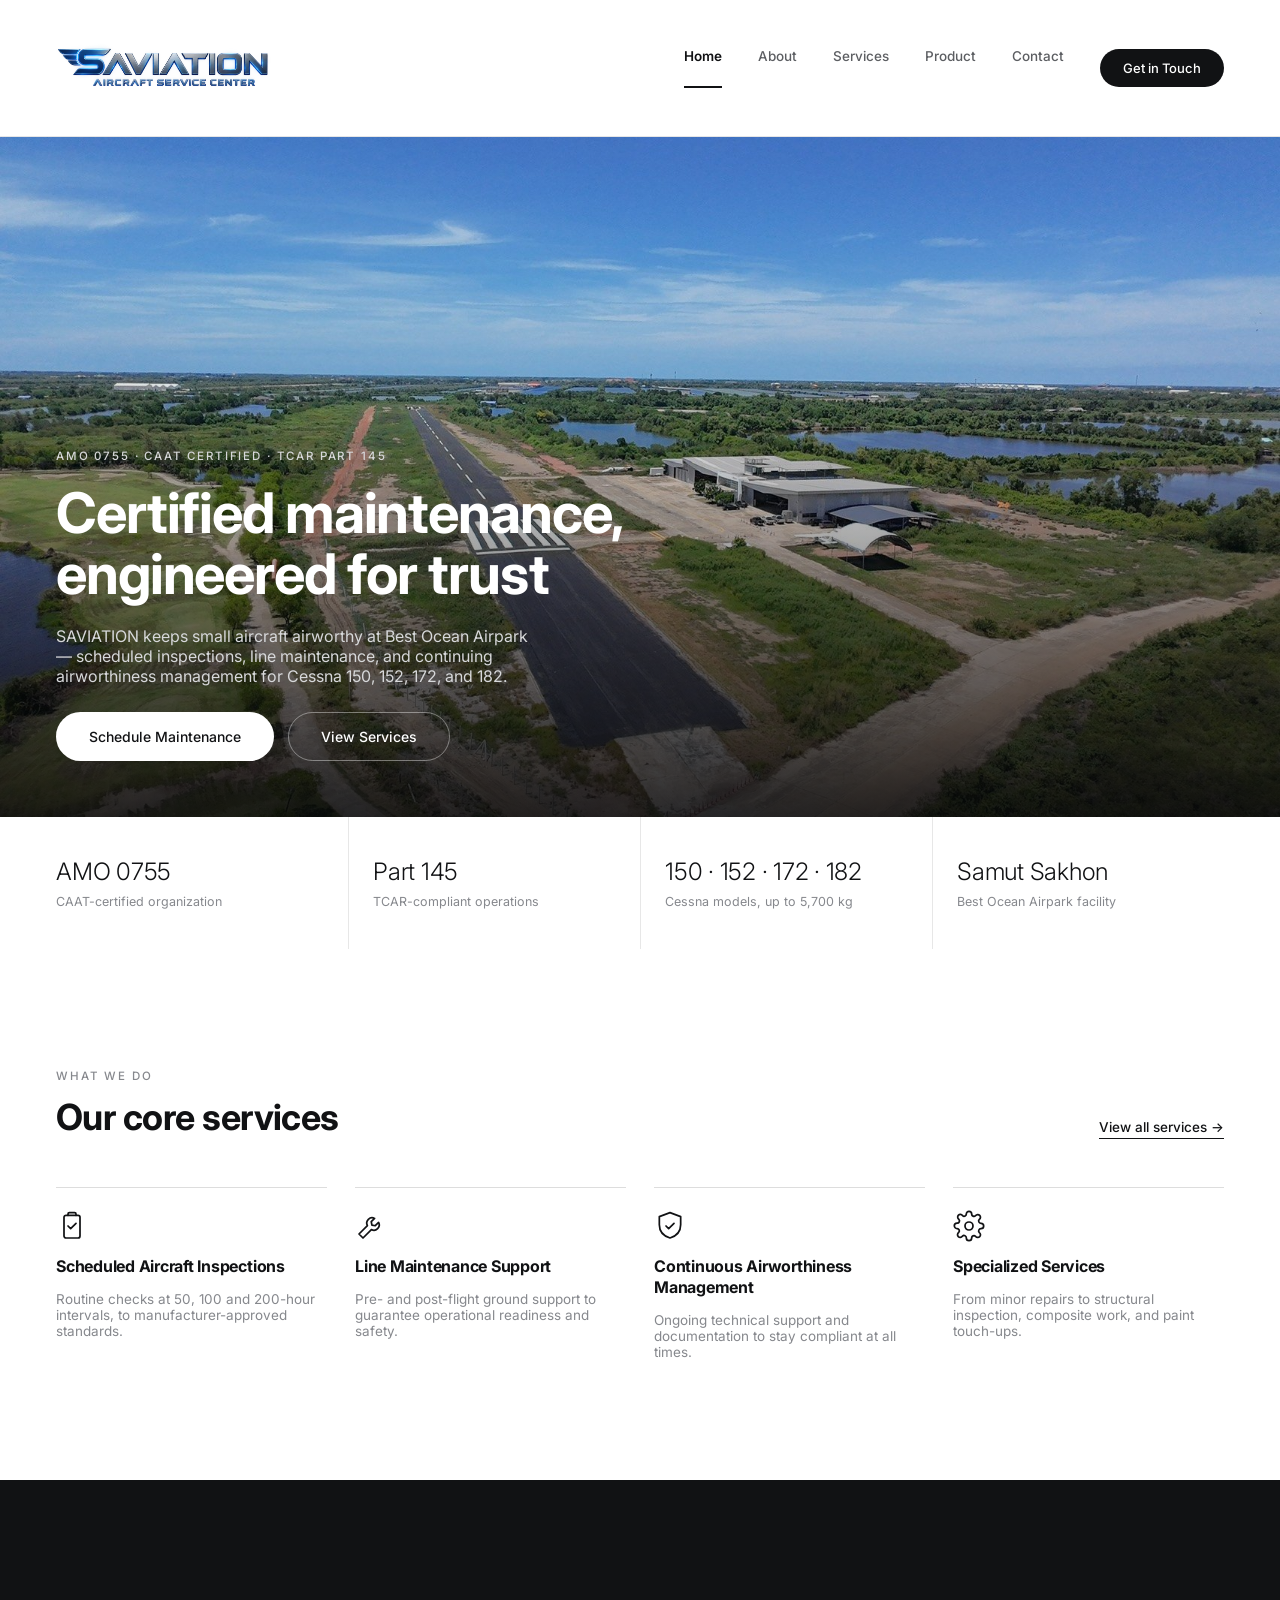
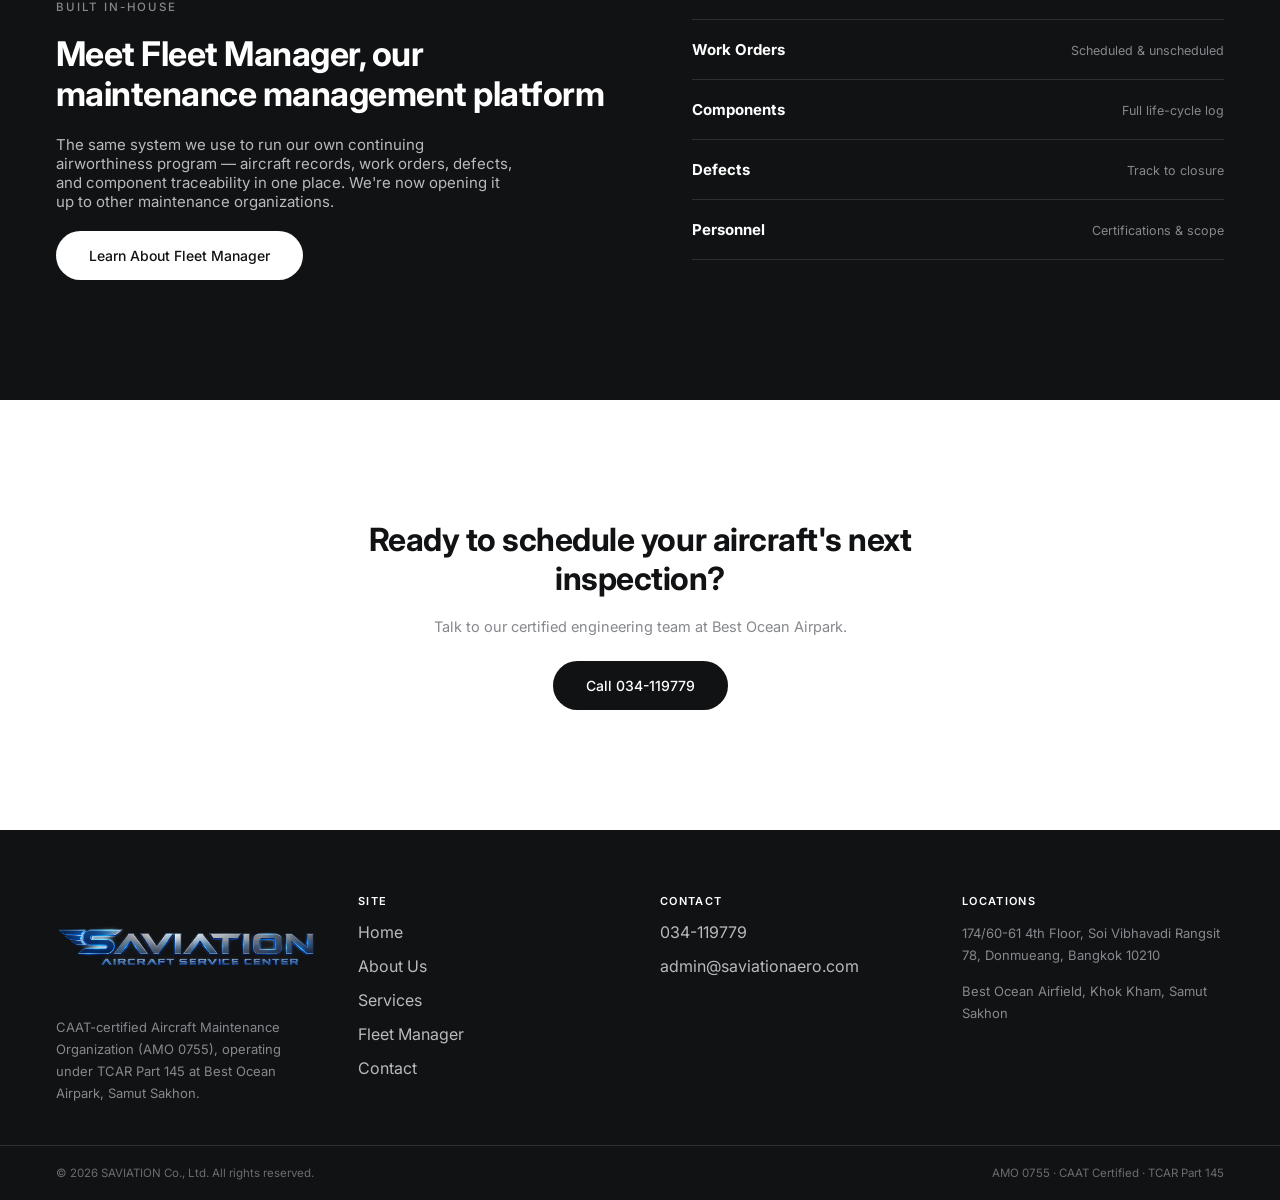
<file: index.html>
<!doctype html>
<html lang="en">
<head>
<meta charset="utf-8">
<meta name="viewport" content="width=device-width, initial-scale=1">
<title>Saviation Co., Ltd. — Aircraft Maintenance Organization</title>
<meta name="description" content="SAVIATION Co., Ltd. is a CAAT-certified Aircraft Maintenance Organization (AMO 0755) operating under TCAR Part 145 at Best Ocean Airpark, Samut Sakhon.">
<link rel="preconnect" href="https://fonts.googleapis.com">
<link rel="preconnect" href="https://fonts.gstatic.com" crossorigin>
<link href="https://fonts.googleapis.com/css2?family=Inter:wght@300;400;500;600;700;800&display=swap" rel="stylesheet">
<link rel="stylesheet" href="assets/css/style.css">
</head>
<body>

<header class="site-header">
  <div class="bar">
    <a href="index.html" class="brand">
      <img src="assets/img/logo.png" alt="Saviation Co., Ltd." class="brand-logo">
    </a>
    <button class="nav-toggle" aria-label="Toggle menu" aria-expanded="false"><span></span></button>
    <nav class="main-nav">
      <a href="index.html" class="nav-link active">Home</a>
      <a href="about.html" class="nav-link">About</a>
      <a href="services.html" class="nav-link">Services</a>
      <a href="product.html" class="nav-link">Product</a>
      <a href="contact.html" class="nav-link">Contact</a>
      <a href="contact.html" class="btn btn-dark">Get in Touch</a>
    </nav>
  </div>
</header>

<main>

  <!-- HERO -->
  <section class="hero-photo">
    <img src="assets/img/hero-ramp.jpg" alt="Aerial view of the Saviation hangar and runway at Best Ocean Airpark" width="1704" height="962">
    <div class="scrim"></div>
    <div class="hero-content">
      <div class="eyebrow">AMO 0755 &middot; CAAT Certified &middot; TCAR Part 145</div>
      <h1 class="h1">Certified maintenance,<br>engineered for trust</h1>
      <p>SAVIATION keeps small aircraft airworthy at Best Ocean Airpark &mdash; scheduled inspections, line maintenance, and continuing airworthiness management for Cessna 150, 152, 172, and 182.</p>
      <div class="hero-actions">
        <a href="contact.html" class="btn btn-light">Schedule Maintenance</a>
        <a href="services.html" class="btn btn-outline-light">View Services</a>
      </div>
    </div>
  </section>

  <!-- TRUST STRIP -->
  <section class="trust-strip">
    <div class="trust-item">
      <span class="trust-stat">AMO 0755</span>
      <span class="trust-label">CAAT-certified organization</span>
    </div>
    <div class="trust-item">
      <span class="trust-stat">Part 145</span>
      <span class="trust-label">TCAR-compliant operations</span>
    </div>
    <div class="trust-item">
      <span class="trust-stat">150 &middot; 152 &middot; 172 &middot; 182</span>
      <span class="trust-label">Cessna models, up to 5,700 kg</span>
    </div>
    <div class="trust-item">
      <span class="trust-stat">Samut Sakhon</span>
      <span class="trust-label">Best Ocean Airpark facility</span>
    </div>
  </section>

  <!-- SERVICES OVERVIEW -->
  <section class="section wrap">
    <div class="section-head">
      <div>
        <div class="eyebrow" style="margin-bottom:12px;">What We Do</div>
        <h2>Our core services</h2>
      </div>
      <a href="services.html" class="section-link">View all services &rarr;</a>
    </div>

    <div class="services-grid">
      <div class="service-card">
        <svg class="icon" width="24" height="24" viewBox="0 0 24 24" fill="none" stroke="currentColor" stroke-width="1.3" stroke-linecap="round" stroke-linejoin="round"><rect x="6" y="4" width="12" height="17" rx="1.5"/><path d="M9 4V3a1 1 0 0 1 1-1h4a1 1 0 0 1 1 1v1"/><path d="M9 12l2 2 4-4"/></svg>
        <h3>Scheduled Aircraft Inspections</h3>
        <p>Routine checks at 50, 100 and 200-hour intervals, to manufacturer-approved standards.</p>
      </div>
      <div class="service-card">
        <svg class="icon" width="24" height="24" viewBox="0 0 24 24" fill="none" stroke="currentColor" stroke-width="1.3" stroke-linecap="round" stroke-linejoin="round"><path d="M14.7 6.3a4 4 0 0 0-5.4 5.4L3 18l3 3 6.3-6.3a4 4 0 0 0 5.4-5.4l-2.5 2.5-2.5-.5-.5-2.5z"/></svg>
        <h3>Line Maintenance Support</h3>
        <p>Pre- and post-flight ground support to guarantee operational readiness and safety.</p>
      </div>
      <div class="service-card">
        <svg class="icon" width="24" height="24" viewBox="0 0 24 24" fill="none" stroke="currentColor" stroke-width="1.3" stroke-linecap="round" stroke-linejoin="round"><path d="M12 2l8 3v6c0 5-3.4 8.5-8 10-4.6-1.5-8-5-8-10V5z"/><path d="M9 12l2 2 4-4"/></svg>
        <h3>Continuous Airworthiness Management</h3>
        <p>Ongoing technical support and documentation to stay compliant at all times.</p>
      </div>
      <div class="service-card">
        <svg class="icon" width="24" height="24" viewBox="0 0 24 24" fill="none" stroke="currentColor" stroke-width="1.3" stroke-linecap="round" stroke-linejoin="round"><circle cx="12" cy="12" r="3"/><path d="M19.4 15a1.7 1.7 0 0 0 .3 1.9l.1.1a2 2 0 1 1-2.8 2.8l-.1-.1a1.7 1.7 0 0 0-1.9-.3 1.7 1.7 0 0 0-1 1.5V21a2 2 0 1 1-4 0v-.1a1.7 1.7 0 0 0-1-1.6 1.7 1.7 0 0 0-1.9.3l-.1.1a2 2 0 1 1-2.8-2.8l.1-.1a1.7 1.7 0 0 0 .3-1.9 1.7 1.7 0 0 0-1.5-1H3a2 2 0 1 1 0-4h.1a1.7 1.7 0 0 0 1.6-1 1.7 1.7 0 0 0-.3-1.9l-.1-.1a2 2 0 1 1 2.8-2.8l.1.1a1.7 1.7 0 0 0 1.9.3H9a1.7 1.7 0 0 0 1-1.5V3a2 2 0 1 1 4 0v.1a1.7 1.7 0 0 0 1 1.5 1.7 1.7 0 0 0 1.9-.3l.1-.1a2 2 0 1 1 2.8 2.8l-.1.1a1.7 1.7 0 0 0-.3 1.9V9a1.7 1.7 0 0 0 1.5 1H21a2 2 0 1 1 0 4h-.1a1.7 1.7 0 0 0-1.5 1z"/></svg>
        <h3>Specialized Services</h3>
        <p>From minor repairs to structural inspection, composite work, and paint touch-ups.</p>
      </div>
    </div>
  </section>

  <!-- PRODUCT TEASER -->
  <section class="product-teaser">
    <div class="inner">
      <div class="copy">
        <div class="eyebrow">Built In-House</div>
        <h2>Meet Fleet Manager, our maintenance management platform</h2>
        <p>The same system we use to run our own continuing airworthiness program &mdash; aircraft records, work orders, defects, and component traceability in one place. We're now opening it up to other maintenance organizations.</p>
        <div><a href="product.html" class="btn btn-light">Learn About Fleet Manager</a></div>
      </div>
      <div class="product-tiles">
        <div class="product-tile"><span>Work Orders</span><span>Scheduled &amp; unscheduled</span></div>
        <div class="product-tile"><span>Components</span><span>Full life-cycle log</span></div>
        <div class="product-tile"><span>Defects</span><span>Track to closure</span></div>
        <div class="product-tile"><span>Personnel</span><span>Certifications &amp; scope</span></div>
        <div style="border-top:1px solid var(--line-dark);"></div>
      </div>
    </div>
  </section>

  <!-- CTA BAND -->
  <section class="cta-band">
    <h2>Ready to schedule your aircraft's next inspection?</h2>
    <p>Talk to our certified engineering team at Best Ocean Airpark.</p>
    <a href="tel:034119779" class="btn btn-dark" style="margin-top:6px;">Call 034-119779</a>
  </section>

</main>

<footer class="site-footer">
  <div class="footer-grid">
    <div class="footer-col">
      <img src="assets/img/logo.png" alt="Saviation Co., Ltd." class="footer-logo">
      <p>CAAT-certified Aircraft Maintenance Organization (AMO 0755), operating under TCAR Part 145 at Best Ocean Airpark, Samut Sakhon.</p>
    </div>
    <div class="footer-col">
      <span class="footer-col-title">SITE</span>
      <a href="index.html">Home</a>
      <a href="about.html">About Us</a>
      <a href="services.html">Services</a>
      <a href="product.html">Fleet Manager</a>
      <a href="contact.html">Contact</a>
    </div>
    <div class="footer-col">
      <span class="footer-col-title">CONTACT</span>
      <a href="tel:034119779">034-119779</a>
      <a href="mailto:admin@saviationaero.com">admin@saviationaero.com</a>
    </div>
    <div class="footer-col">
      <span class="footer-col-title">LOCATIONS</span>
      <div class="addr">174/60-61 4th Floor, Soi Vibhavadi Rangsit 78, Donmueang, Bangkok 10210</div>
      <div class="addr">Best Ocean Airfield, Khok Kham, Samut Sakhon</div>
    </div>
  </div>
  <div class="footer-bottom">
    <span>&copy; 2026 SAVIATION Co., Ltd. All rights reserved.</span>
    <span>AMO 0755 &middot; CAAT Certified &middot; TCAR Part 145</span>
  </div>
</footer>

<script src="assets/js/main.js"></script>
</body>
</html>
</file>
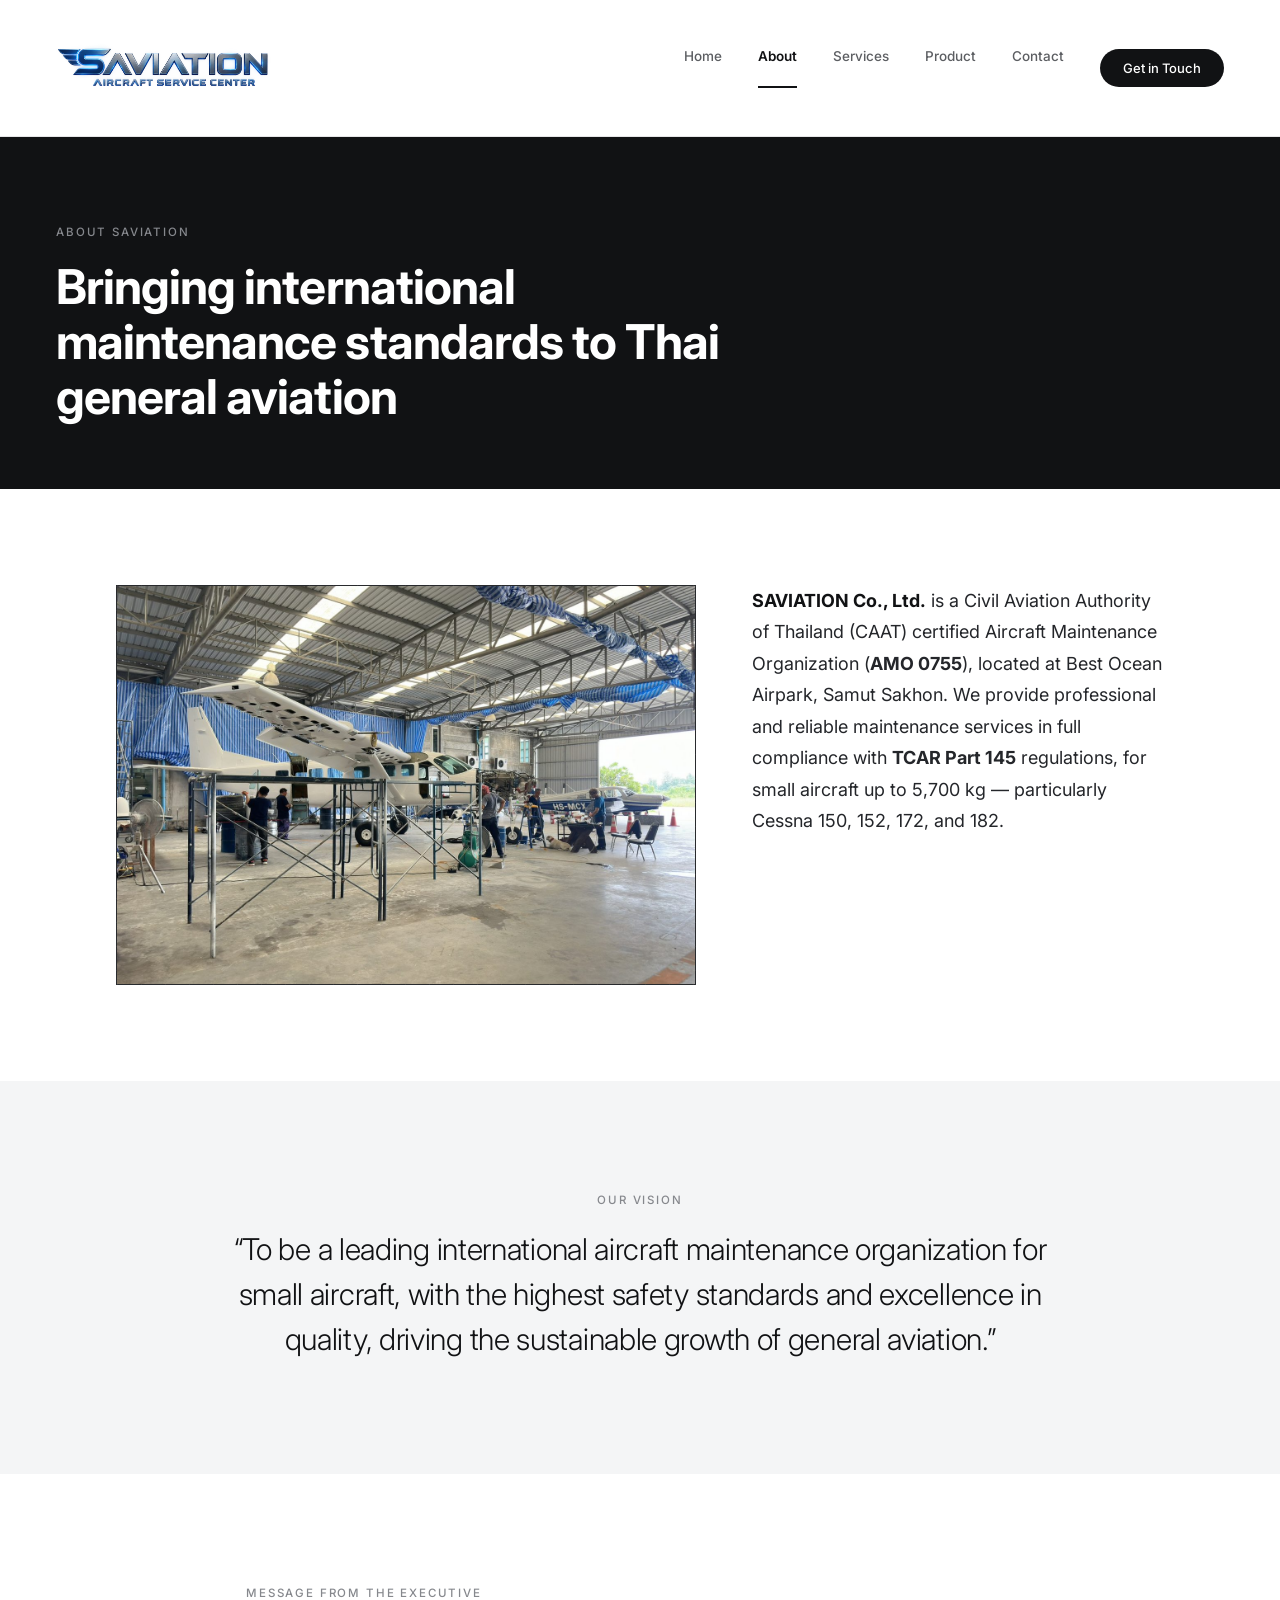
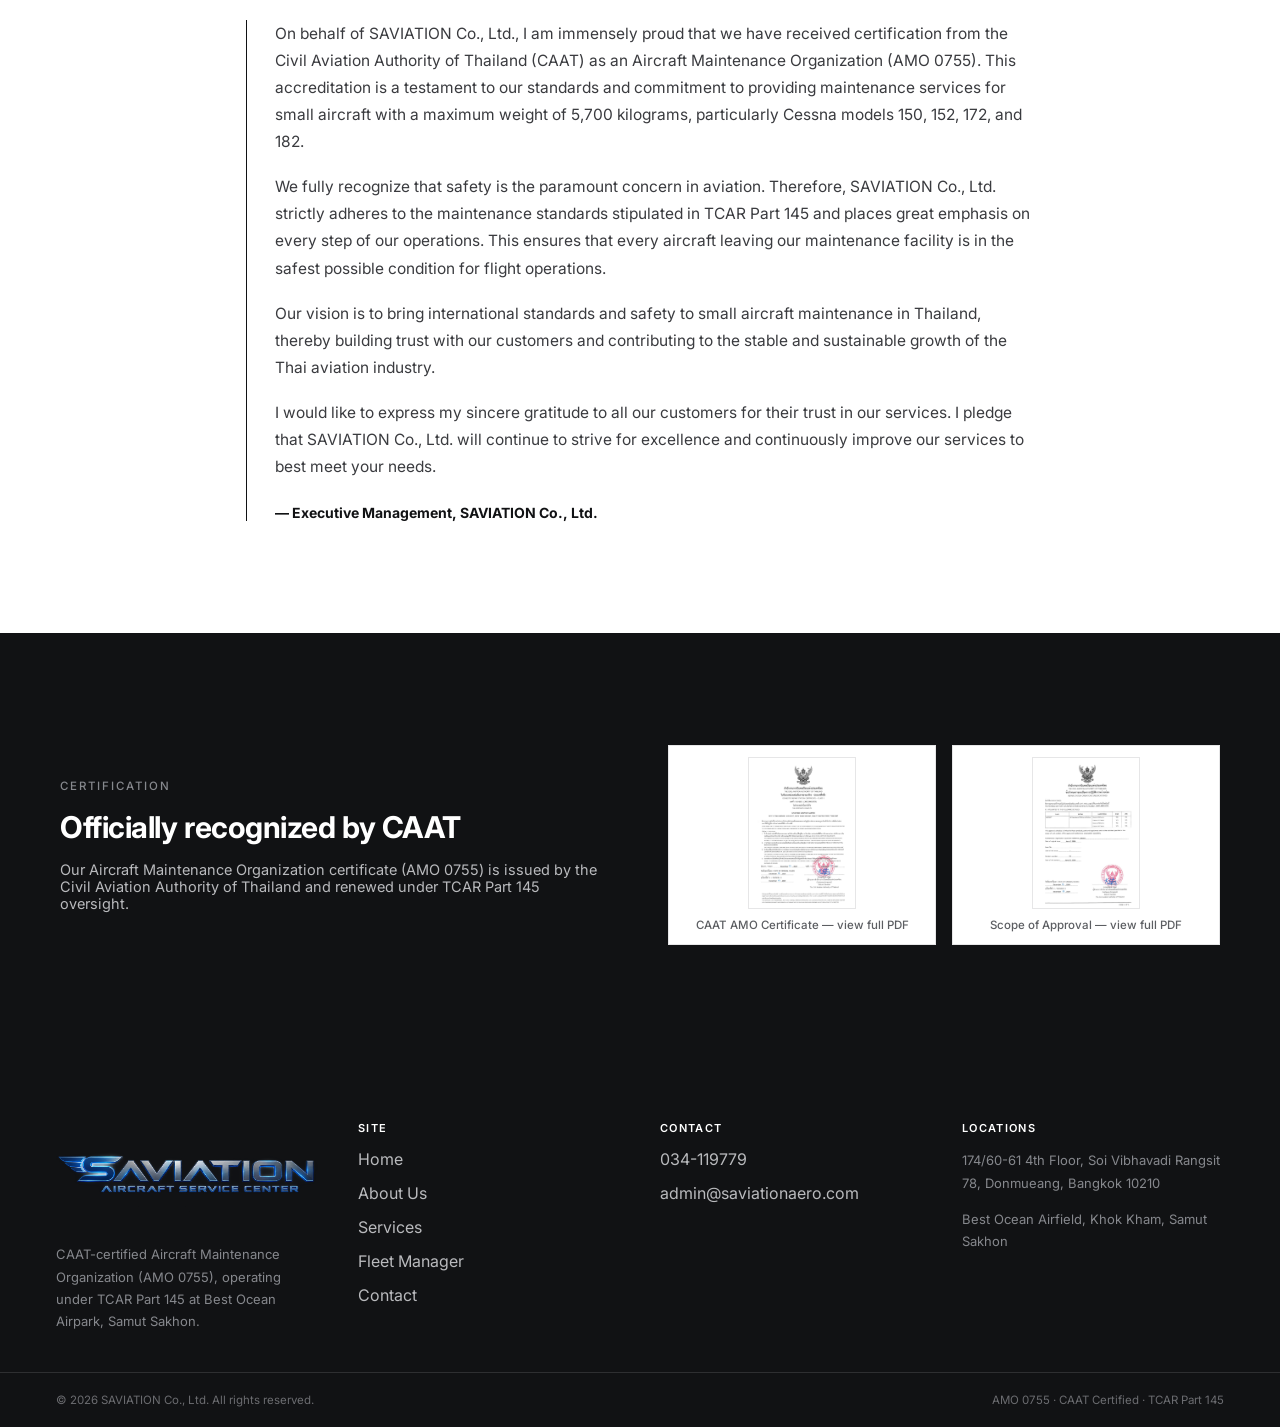
<file: about.html>
<!doctype html>
<html lang="en">
<head>
<meta charset="utf-8">
<meta name="viewport" content="width=device-width, initial-scale=1">
<title>About Us — Saviation Co., Ltd.</title>
<meta name="description" content="SAVIATION Co., Ltd. is a CAAT-certified Aircraft Maintenance Organization (AMO 0755) operating under TCAR Part 145 at Best Ocean Airpark, Samut Sakhon.">
<link rel="preconnect" href="https://fonts.googleapis.com">
<link rel="preconnect" href="https://fonts.gstatic.com" crossorigin>
<link href="https://fonts.googleapis.com/css2?family=Inter:wght@300;400;500;600;700;800&display=swap" rel="stylesheet">
<link rel="stylesheet" href="assets/css/style.css">
</head>
<body>

<header class="site-header">
  <div class="bar">
    <a href="index.html" class="brand">
      <img src="assets/img/logo.png" alt="Saviation Co., Ltd." class="brand-logo">
    </a>
    <button class="nav-toggle" aria-label="Toggle menu" aria-expanded="false"><span></span></button>
    <nav class="main-nav">
      <a href="index.html" class="nav-link">Home</a>
      <a href="about.html" class="nav-link active">About</a>
      <a href="services.html" class="nav-link">Services</a>
      <a href="product.html" class="nav-link">Product</a>
      <a href="contact.html" class="nav-link">Contact</a>
      <a href="contact.html" class="btn btn-dark">Get in Touch</a>
    </nav>
  </div>
</header>

<main>

  <section class="hero-dark">
    <div class="eyebrow">About Saviation</div>
    <h1 class="h1">Bringing international maintenance standards to Thai general aviation</h1>
  </section>

  <section class="intro-row">
    <div class="photo-slot"><img src="assets/img/about-hangar-exterior.jpg" alt="Saviation engineers working on an aircraft wing inside the hangar" loading="lazy"></div>
    <div class="copy">
      <p><strong style="color:var(--dark);">SAVIATION Co., Ltd.</strong> is a Civil Aviation Authority of Thailand (CAAT) certified Aircraft Maintenance Organization (<strong>AMO 0755</strong>), located at Best Ocean Airpark, Samut Sakhon. We provide professional and reliable maintenance services in full compliance with <strong>TCAR Part 145</strong> regulations, for small aircraft up to 5,700 kg &mdash; particularly Cessna 150, 152, 172, and 182.</p>
    </div>
  </section>

  <section class="vision-band">
    <div class="inner">
      <div class="eyebrow">Our Vision</div>
      <p class="quote">&ldquo;To be a leading international aircraft maintenance organization for small aircraft, with the highest safety standards and excellence in quality, driving the sustainable growth of general aviation.&rdquo;</p>
    </div>
  </section>

  <section class="exec-message">
    <div class="eyebrow" style="margin-bottom:20px;">Message From The Executive</div>
    <div class="body">
      <p>On behalf of SAVIATION Co., Ltd., I am immensely proud that we have received certification from the Civil Aviation Authority of Thailand (CAAT) as an Aircraft Maintenance Organization (AMO 0755). This accreditation is a testament to our standards and commitment to providing maintenance services for small aircraft with a maximum weight of 5,700 kilograms, particularly Cessna models 150, 152, 172, and 182.</p>
      <p>We fully recognize that safety is the paramount concern in aviation. Therefore, SAVIATION Co., Ltd. strictly adheres to the maintenance standards stipulated in TCAR Part 145 and places great emphasis on every step of our operations. This ensures that every aircraft leaving our maintenance facility is in the safest possible condition for flight operations.</p>
      <p>Our vision is to bring international standards and safety to small aircraft maintenance in Thailand, thereby building trust with our customers and contributing to the stable and sustainable growth of the Thai aviation industry.</p>
      <p>I would like to express my sincere gratitude to all our customers for their trust in our services. I pledge that SAVIATION Co., Ltd. will continue to strive for excellence and continuously improve our services to best meet your needs.</p>
      <div class="sig">&mdash; Executive Management, SAVIATION Co., Ltd.</div>
    </div>
  </section>

  <section class="cert-band">
    <div class="inner">
      <div class="copy">
        <div class="eyebrow">Certification</div>
        <h2>Officially recognized by CAAT</h2>
        <p>Our Aircraft Maintenance Organization certificate (AMO 0755) is issued by the Civil Aviation Authority of Thailand and renewed under TCAR Part 145 oversight.</p>
      </div>
      <div class="cert-docs">
        <a class="doc-slot" href="assets/docs/CAAT-AMO-0755-certificate.pdf" target="_blank" rel="noopener">
          <img src="assets/img/certificate-amo-0755.jpg" alt="CAAT Domestic Repair Station Certificate No. CAAT AMO 0755">
          <span>CAAT AMO Certificate &mdash; view full PDF</span>
        </a>
        <a class="doc-slot" href="assets/docs/CAAT-AMO-0755-certificate.pdf" target="_blank" rel="noopener">
          <img src="assets/img/certificate-amo-0755-page2.jpg" alt="CAAT Repair Station Operations Specification / Scope of Approval for AMO 0755">
          <span>Scope of Approval &mdash; view full PDF</span>
        </a>
      </div>
    </div>
  </section>

</main>

<footer class="site-footer">
  <div class="footer-grid">
    <div class="footer-col">
      <img src="assets/img/logo.png" alt="Saviation Co., Ltd." class="footer-logo">
      <p>CAAT-certified Aircraft Maintenance Organization (AMO 0755), operating under TCAR Part 145 at Best Ocean Airpark, Samut Sakhon.</p>
    </div>
    <div class="footer-col">
      <span class="footer-col-title">SITE</span>
      <a href="index.html">Home</a>
      <a href="about.html">About Us</a>
      <a href="services.html">Services</a>
      <a href="product.html">Fleet Manager</a>
      <a href="contact.html">Contact</a>
    </div>
    <div class="footer-col">
      <span class="footer-col-title">CONTACT</span>
      <a href="tel:034119779">034-119779</a>
      <a href="mailto:admin@saviationaero.com">admin@saviationaero.com</a>
    </div>
    <div class="footer-col">
      <span class="footer-col-title">LOCATIONS</span>
      <div class="addr">174/60-61 4th Floor, Soi Vibhavadi Rangsit 78, Donmueang, Bangkok 10210</div>
      <div class="addr">Best Ocean Airfield, Khok Kham, Samut Sakhon</div>
    </div>
  </div>
  <div class="footer-bottom">
    <span>&copy; 2026 SAVIATION Co., Ltd. All rights reserved.</span>
    <span>AMO 0755 &middot; CAAT Certified &middot; TCAR Part 145</span>
  </div>
</footer>

<script src="assets/js/main.js"></script>
</body>
</html>
</file>
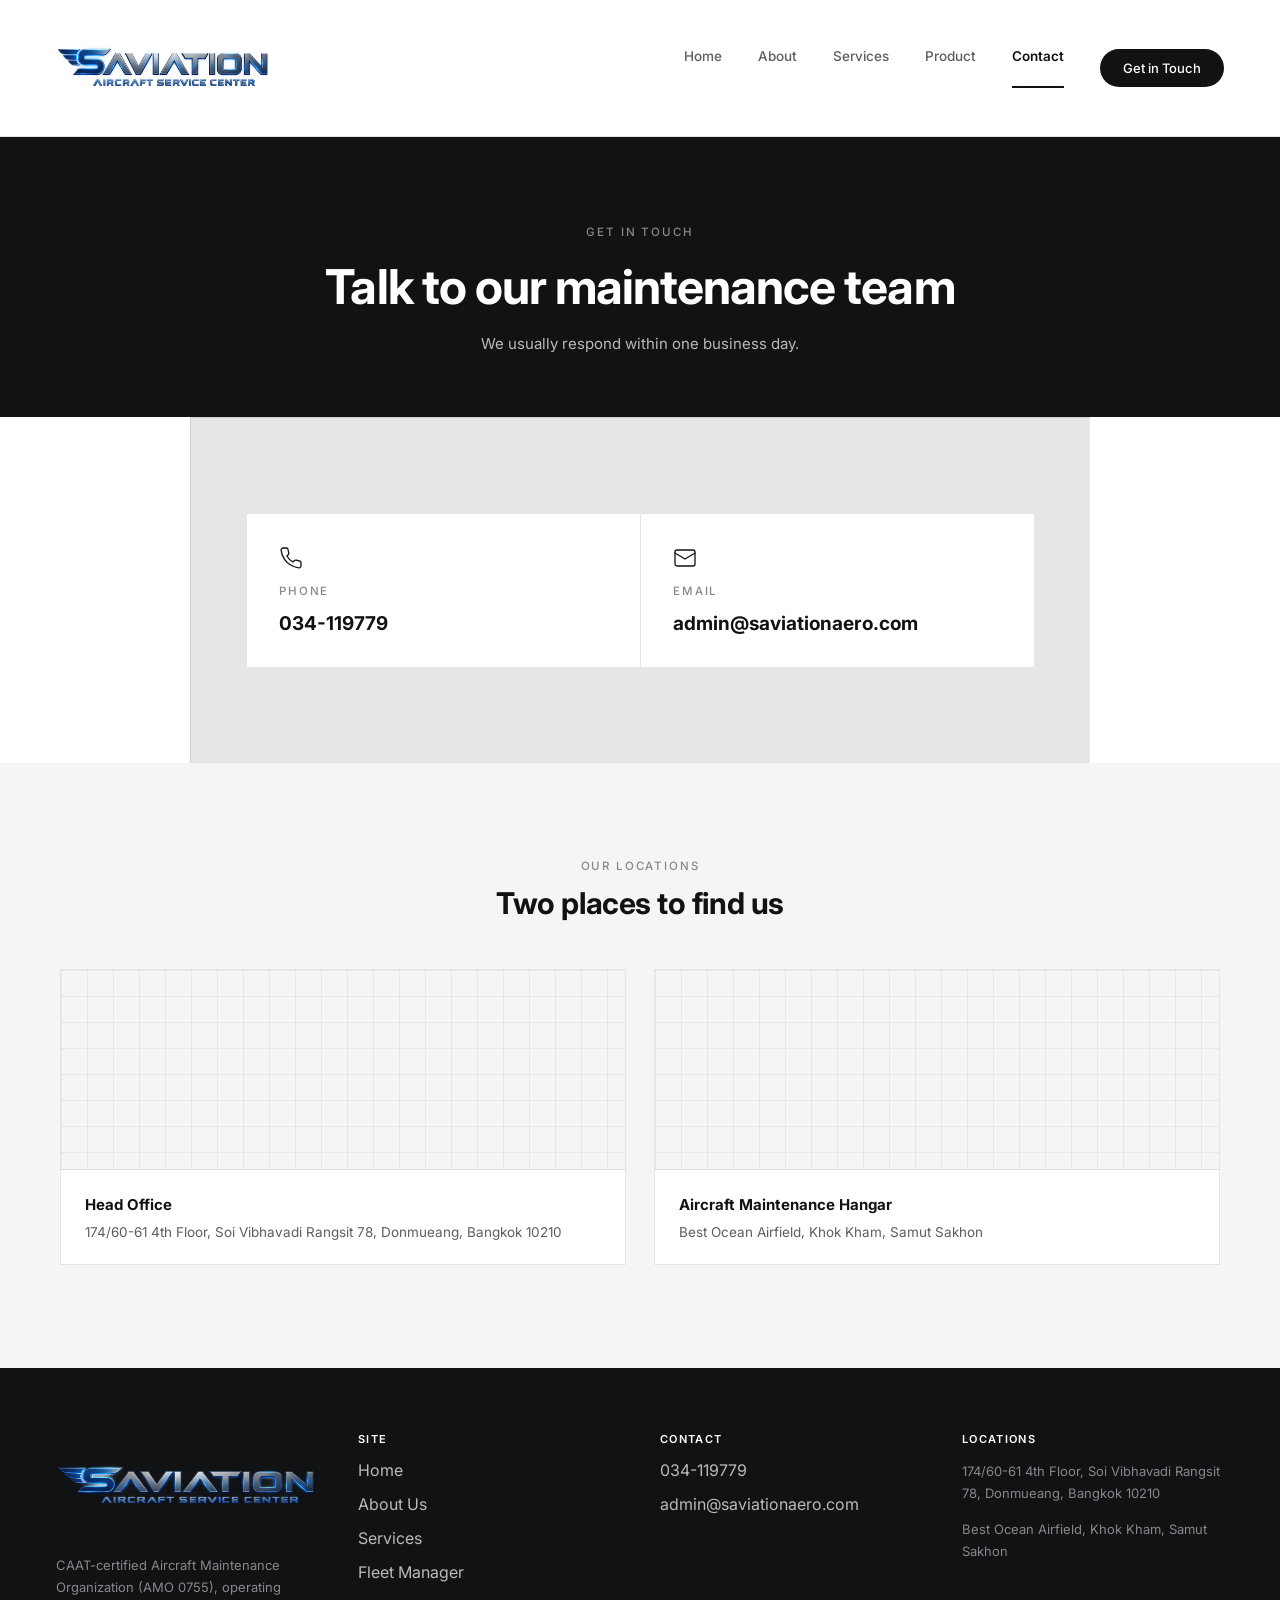
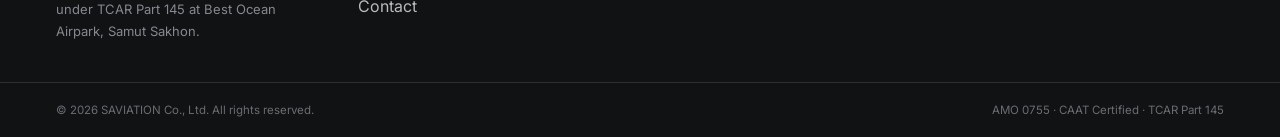
<file: contact.html>
<!doctype html>
<html lang="en">
<head>
<meta charset="utf-8">
<meta name="viewport" content="width=device-width, initial-scale=1">
<title>Contact — Saviation Co., Ltd.</title>
<meta name="description" content="Talk to Saviation's maintenance team. Phone, email, and our two locations at Donmueang, Bangkok and Best Ocean Airpark, Samut Sakhon.">
<link rel="preconnect" href="https://fonts.googleapis.com">
<link rel="preconnect" href="https://fonts.gstatic.com" crossorigin>
<link href="https://fonts.googleapis.com/css2?family=Inter:wght@300;400;500;600;700;800&display=swap" rel="stylesheet">
<link rel="stylesheet" href="assets/css/style.css">
</head>
<body>

<header class="site-header">
  <div class="bar">
    <a href="index.html" class="brand">
      <img src="assets/img/logo.png" alt="Saviation Co., Ltd." class="brand-logo">
    </a>
    <button class="nav-toggle" aria-label="Toggle menu" aria-expanded="false"><span></span></button>
    <nav class="main-nav">
      <a href="index.html" class="nav-link">Home</a>
      <a href="about.html" class="nav-link">About</a>
      <a href="services.html" class="nav-link">Services</a>
      <a href="product.html" class="nav-link">Product</a>
      <a href="contact.html" class="nav-link active">Contact</a>
      <a href="contact.html" class="btn btn-dark">Get in Touch</a>
    </nav>
  </div>
</header>

<main>

  <!-- HERO -->
  <section class="hero-dark centered">
    <div class="eyebrow">Get In Touch</div>
    <h1 class="h1">Talk to our maintenance team</h1>
    <p>We usually respond within one business day.</p>
  </section>

  <!-- DIRECT CONTACT -->
  <section class="direct-contact">
    <a href="tel:034119779" class="contact-tile">
      <svg width="24" height="24" viewBox="0 0 24 24" fill="none" stroke="currentColor" stroke-width="1.3" stroke-linecap="round" stroke-linejoin="round"><path d="M22 16.9v3a2 2 0 0 1-2.2 2 19.8 19.8 0 0 1-8.6-3.1 19.5 19.5 0 0 1-6-6 19.8 19.8 0 0 1-3.1-8.7A2 2 0 0 1 4.1 2h3a2 2 0 0 1 2 1.7c.1 1 .3 2 .6 2.9a2 2 0 0 1-.5 2.1L7.9 10a16 16 0 0 0 6 6l1.3-1.3a2 2 0 0 1 2.1-.5c.9.3 1.9.5 2.9.6a2 2 0 0 1 1.8 2.1z"/></svg>
      <span class="eyebrow">Phone</span>
      <span class="h2">034-119779</span>
    </a>
    <a href="mailto:admin@saviationaero.com" class="contact-tile">
      <svg width="24" height="24" viewBox="0 0 24 24" fill="none" stroke="currentColor" stroke-width="1.3" stroke-linecap="round" stroke-linejoin="round"><rect x="2" y="4" width="20" height="16" rx="2"/><path d="m2 7 10 6 10-6"/></svg>
      <span class="eyebrow">Email</span>
      <span class="h2">admin@saviationaero.com</span>
    </a>
  </section>

  <!-- LOCATIONS -->
  <section class="locations">
    <div class="head">
      <div class="eyebrow">Our Locations</div>
      <h2>Two places to find us</h2>
    </div>
    <div class="location-grid">
      <div class="location-card">
        <div class="map-slot">
          <iframe src="https://www.google.com/maps?q=174/60-61+Soi+Vibhavadi+Rangsit+78,+Don+Mueang,+Bangkok+10210&output=embed" title="Map to Saviation Head Office" loading="lazy" referrerpolicy="no-referrer-when-downgrade" allowfullscreen></iframe>
        </div>
        <div class="body">
          <span class="h2">Head Office</span>
          <p>174/60-61 4th Floor, Soi Vibhavadi Rangsit 78, Donmueang, Bangkok 10210</p>
        </div>
      </div>
      <div class="location-card">
        <div class="map-slot">
          <iframe src="https://www.google.com/maps?q=Best+Ocean+Airpark,+Khok+Kham,+Samut+Sakhon&output=embed" title="Map to the Aircraft Maintenance Hangar at Best Ocean Airpark" loading="lazy" referrerpolicy="no-referrer-when-downgrade" allowfullscreen></iframe>
        </div>
        <div class="body">
          <span class="h2">Aircraft Maintenance Hangar</span>
          <p>Best Ocean Airfield, Khok Kham, Samut Sakhon</p>
        </div>
      </div>
    </div>
  </section>

</main>

<footer class="site-footer">
  <div class="footer-grid">
    <div class="footer-col">
      <img src="assets/img/logo.png" alt="Saviation Co., Ltd." class="footer-logo">
      <p>CAAT-certified Aircraft Maintenance Organization (AMO 0755), operating under TCAR Part 145 at Best Ocean Airpark, Samut Sakhon.</p>
    </div>
    <div class="footer-col">
      <span class="footer-col-title">SITE</span>
      <a href="index.html">Home</a>
      <a href="about.html">About Us</a>
      <a href="services.html">Services</a>
      <a href="product.html">Fleet Manager</a>
      <a href="contact.html">Contact</a>
    </div>
    <div class="footer-col">
      <span class="footer-col-title">CONTACT</span>
      <a href="tel:034119779">034-119779</a>
      <a href="mailto:admin@saviationaero.com">admin@saviationaero.com</a>
    </div>
    <div class="footer-col">
      <span class="footer-col-title">LOCATIONS</span>
      <div class="addr">174/60-61 4th Floor, Soi Vibhavadi Rangsit 78, Donmueang, Bangkok 10210</div>
      <div class="addr">Best Ocean Airfield, Khok Kham, Samut Sakhon</div>
    </div>
  </div>
  <div class="footer-bottom">
    <span>&copy; 2026 SAVIATION Co., Ltd. All rights reserved.</span>
    <span>AMO 0755 &middot; CAAT Certified &middot; TCAR Part 145</span>
  </div>
</footer>

<script src="assets/js/main.js"></script>
</body>
</html>
</file>
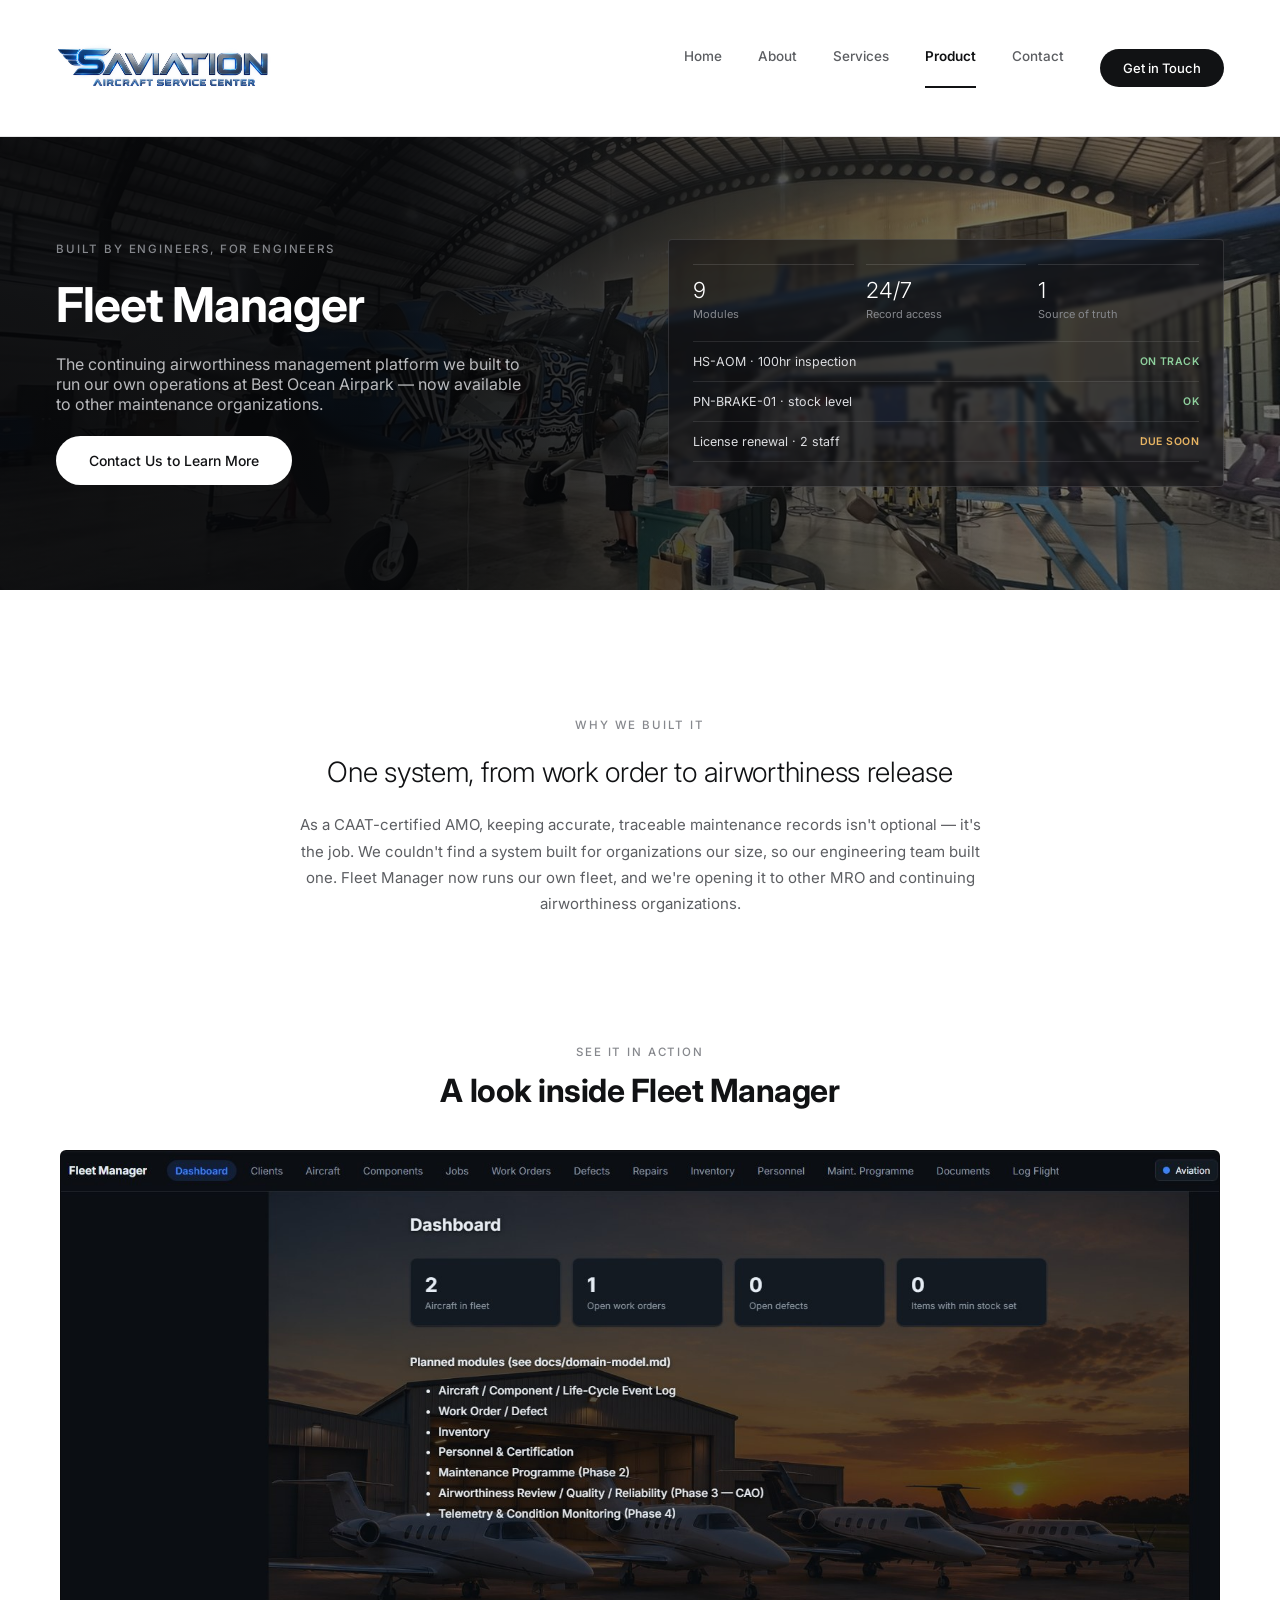
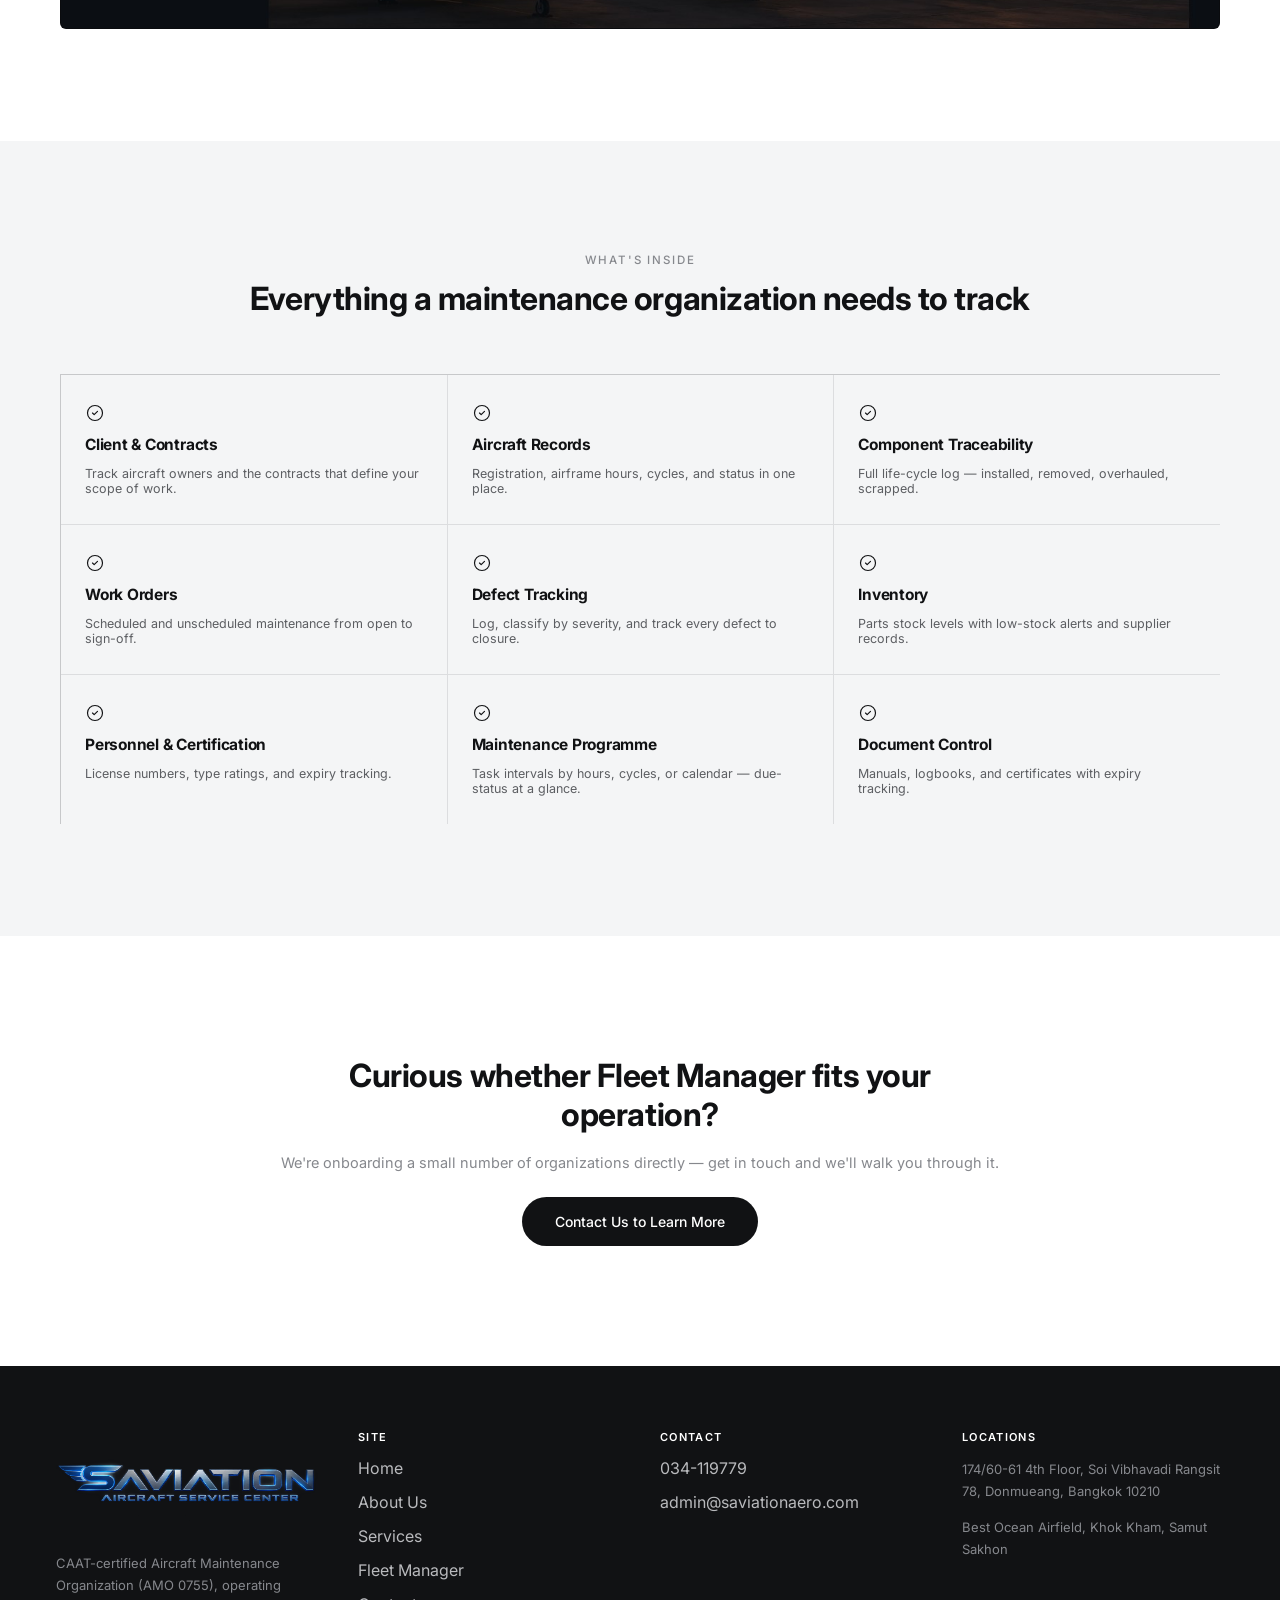
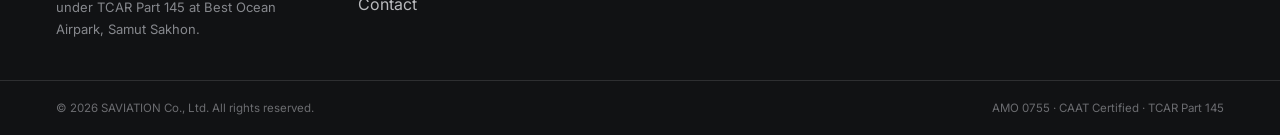
<file: product.html>
<!doctype html>
<html lang="en">
<head>
<meta charset="utf-8">
<meta name="viewport" content="width=device-width, initial-scale=1">
<title>Fleet Manager — Saviation Co., Ltd.</title>
<meta name="description" content="Fleet Manager is the continuing airworthiness management platform Saviation built to run its own maintenance operations — now available to other maintenance organizations.">
<link rel="preconnect" href="https://fonts.googleapis.com">
<link rel="preconnect" href="https://fonts.gstatic.com" crossorigin>
<link href="https://fonts.googleapis.com/css2?family=Inter:wght@300;400;500;600;700;800&display=swap" rel="stylesheet">
<link rel="stylesheet" href="assets/css/style.css">
</head>
<body>

<header class="site-header">
  <div class="bar">
    <a href="index.html" class="brand">
      <img src="assets/img/logo.png" alt="Saviation Co., Ltd." class="brand-logo">
    </a>
    <button class="nav-toggle" aria-label="Toggle menu" aria-expanded="false"><span></span></button>
    <nav class="main-nav">
      <a href="index.html" class="nav-link">Home</a>
      <a href="about.html" class="nav-link">About</a>
      <a href="services.html" class="nav-link">Services</a>
      <a href="product.html" class="nav-link active">Product</a>
      <a href="contact.html" class="nav-link">Contact</a>
      <a href="contact.html" class="btn btn-dark">Get in Touch</a>
    </nav>
  </div>
</header>

<main>

  <!-- HERO -->
  <section class="product-hero">
    <img src="assets/img/product-engine-work.jpg" alt="Engineers working on an open aircraft engine cowling" style="object-position:center 40%;">
    <div class="scrim"></div>
    <div class="copy">
      <div class="eyebrow">Built By Engineers, For Engineers</div>
      <h1 class="h1">Fleet Manager</h1>
      <p>The continuing airworthiness management platform we built to run our own operations at Best Ocean Airpark &mdash; now available to other maintenance organizations.</p>
      <div><a href="contact.html" class="btn btn-light">Contact Us to Learn More</a></div>
    </div>
    <div class="product-panel">
      <div class="stat-tiles">
        <div class="stat-tile"><div class="value">9</div><div class="label">Modules</div></div>
        <div class="stat-tile"><div class="value">24/7</div><div class="label">Record access</div></div>
        <div class="stat-tile"><div class="value">1</div><div class="label">Source of truth</div></div>
      </div>
      <div class="status-rows">
        <div class="status-row"><span class="label">HS-AOM &middot; 100hr inspection</span><span class="status" style="color:#8fd19e;">ON TRACK</span></div>
        <div class="status-row"><span class="label">PN-BRAKE-01 &middot; stock level</span><span class="status" style="color:#8fd19e;">OK</span></div>
        <div class="status-row"><span class="label">License renewal &middot; 2 staff</span><span class="status" style="color:#e8b563;">DUE SOON</span></div>
      </div>
    </div>
  </section>

  <!-- STORY -->
  <section class="story">
    <div class="eyebrow">Why We Built It</div>
    <p class="quote">One system, from work order to airworthiness release</p>
    <p class="body-text">As a CAAT-certified AMO, keeping accurate, traceable maintenance records isn't optional &mdash; it's the job. We couldn't find a system built for organizations our size, so our engineering team built one. Fleet Manager now runs our own fleet, and we're opening it to other MRO and continuing airworthiness organizations.</p>
  </section>

  <!-- SCREENSHOTS -->
  <section class="product-shots">
    <div class="head">
      <div class="eyebrow">See It In Action</div>
      <h2>A look inside Fleet Manager</h2>
    </div>
    <div class="carousel" data-carousel>
      <div class="carousel-track">
        <div class="carousel-slide">
          <img src="assets/img/product-dashboard-1.jpg" alt="Fleet Manager dashboard showing aircraft in fleet, open work orders, and open defects">
        </div>
      </div>
      <button class="carousel-btn prev" type="button" aria-label="Previous screenshot">&#8249;</button>
      <button class="carousel-btn next" type="button" aria-label="Next screenshot">&#8250;</button>
      <div class="carousel-dots"></div>
    </div>
  </section>

  <!-- FEATURES -->
  <section class="features-band">
    <div class="head">
      <div class="eyebrow">What's Inside</div>
      <h2>Everything a maintenance organization needs to track</h2>
    </div>
    <div class="features-grid">
      <div class="feature-card">
        <svg width="20" height="20" viewBox="0 0 24 24" fill="none" stroke="currentColor" stroke-width="1.4" stroke-linecap="round" stroke-linejoin="round"><path d="M9 12l2 2 4-4"/><circle cx="12" cy="12" r="9"/></svg>
        <h3>Client &amp; Contracts</h3>
        <p>Track aircraft owners and the contracts that define your scope of work.</p>
      </div>
      <div class="feature-card">
        <svg width="20" height="20" viewBox="0 0 24 24" fill="none" stroke="currentColor" stroke-width="1.4" stroke-linecap="round" stroke-linejoin="round"><path d="M9 12l2 2 4-4"/><circle cx="12" cy="12" r="9"/></svg>
        <h3>Aircraft Records</h3>
        <p>Registration, airframe hours, cycles, and status in one place.</p>
      </div>
      <div class="feature-card">
        <svg width="20" height="20" viewBox="0 0 24 24" fill="none" stroke="currentColor" stroke-width="1.4" stroke-linecap="round" stroke-linejoin="round"><path d="M9 12l2 2 4-4"/><circle cx="12" cy="12" r="9"/></svg>
        <h3>Component Traceability</h3>
        <p>Full life-cycle log &mdash; installed, removed, overhauled, scrapped.</p>
      </div>
      <div class="feature-card">
        <svg width="20" height="20" viewBox="0 0 24 24" fill="none" stroke="currentColor" stroke-width="1.4" stroke-linecap="round" stroke-linejoin="round"><path d="M9 12l2 2 4-4"/><circle cx="12" cy="12" r="9"/></svg>
        <h3>Work Orders</h3>
        <p>Scheduled and unscheduled maintenance from open to sign-off.</p>
      </div>
      <div class="feature-card">
        <svg width="20" height="20" viewBox="0 0 24 24" fill="none" stroke="currentColor" stroke-width="1.4" stroke-linecap="round" stroke-linejoin="round"><path d="M9 12l2 2 4-4"/><circle cx="12" cy="12" r="9"/></svg>
        <h3>Defect Tracking</h3>
        <p>Log, classify by severity, and track every defect to closure.</p>
      </div>
      <div class="feature-card">
        <svg width="20" height="20" viewBox="0 0 24 24" fill="none" stroke="currentColor" stroke-width="1.4" stroke-linecap="round" stroke-linejoin="round"><path d="M9 12l2 2 4-4"/><circle cx="12" cy="12" r="9"/></svg>
        <h3>Inventory</h3>
        <p>Parts stock levels with low-stock alerts and supplier records.</p>
      </div>
      <div class="feature-card">
        <svg width="20" height="20" viewBox="0 0 24 24" fill="none" stroke="currentColor" stroke-width="1.4" stroke-linecap="round" stroke-linejoin="round"><path d="M9 12l2 2 4-4"/><circle cx="12" cy="12" r="9"/></svg>
        <h3>Personnel &amp; Certification</h3>
        <p>License numbers, type ratings, and expiry tracking.</p>
      </div>
      <div class="feature-card">
        <svg width="20" height="20" viewBox="0 0 24 24" fill="none" stroke="currentColor" stroke-width="1.4" stroke-linecap="round" stroke-linejoin="round"><path d="M9 12l2 2 4-4"/><circle cx="12" cy="12" r="9"/></svg>
        <h3>Maintenance Programme</h3>
        <p>Task intervals by hours, cycles, or calendar &mdash; due-status at a glance.</p>
      </div>
      <div class="feature-card">
        <svg width="20" height="20" viewBox="0 0 24 24" fill="none" stroke="currentColor" stroke-width="1.4" stroke-linecap="round" stroke-linejoin="round"><path d="M9 12l2 2 4-4"/><circle cx="12" cy="12" r="9"/></svg>
        <h3>Document Control</h3>
        <p>Manuals, logbooks, and certificates with expiry tracking.</p>
      </div>
    </div>
  </section>

  <!-- CTA -->
  <section class="cta-band">
    <h2>Curious whether Fleet Manager fits your operation?</h2>
    <p>We're onboarding a small number of organizations directly &mdash; get in touch and we'll walk you through it.</p>
    <a href="mailto:admin@saviationaero.com" class="btn btn-dark" style="margin-top:6px;">Contact Us to Learn More</a>
  </section>

</main>

<footer class="site-footer">
  <div class="footer-grid">
    <div class="footer-col">
      <img src="assets/img/logo.png" alt="Saviation Co., Ltd." class="footer-logo">
      <p>CAAT-certified Aircraft Maintenance Organization (AMO 0755), operating under TCAR Part 145 at Best Ocean Airpark, Samut Sakhon.</p>
    </div>
    <div class="footer-col">
      <span class="footer-col-title">SITE</span>
      <a href="index.html">Home</a>
      <a href="about.html">About Us</a>
      <a href="services.html">Services</a>
      <a href="product.html">Fleet Manager</a>
      <a href="contact.html">Contact</a>
    </div>
    <div class="footer-col">
      <span class="footer-col-title">CONTACT</span>
      <a href="tel:034119779">034-119779</a>
      <a href="mailto:admin@saviationaero.com">admin@saviationaero.com</a>
    </div>
    <div class="footer-col">
      <span class="footer-col-title">LOCATIONS</span>
      <div class="addr">174/60-61 4th Floor, Soi Vibhavadi Rangsit 78, Donmueang, Bangkok 10210</div>
      <div class="addr">Best Ocean Airfield, Khok Kham, Samut Sakhon</div>
    </div>
  </div>
  <div class="footer-bottom">
    <span>&copy; 2026 SAVIATION Co., Ltd. All rights reserved.</span>
    <span>AMO 0755 &middot; CAAT Certified &middot; TCAR Part 145</span>
  </div>
</footer>

<script src="assets/js/main.js"></script>
</body>
</html>
</file>
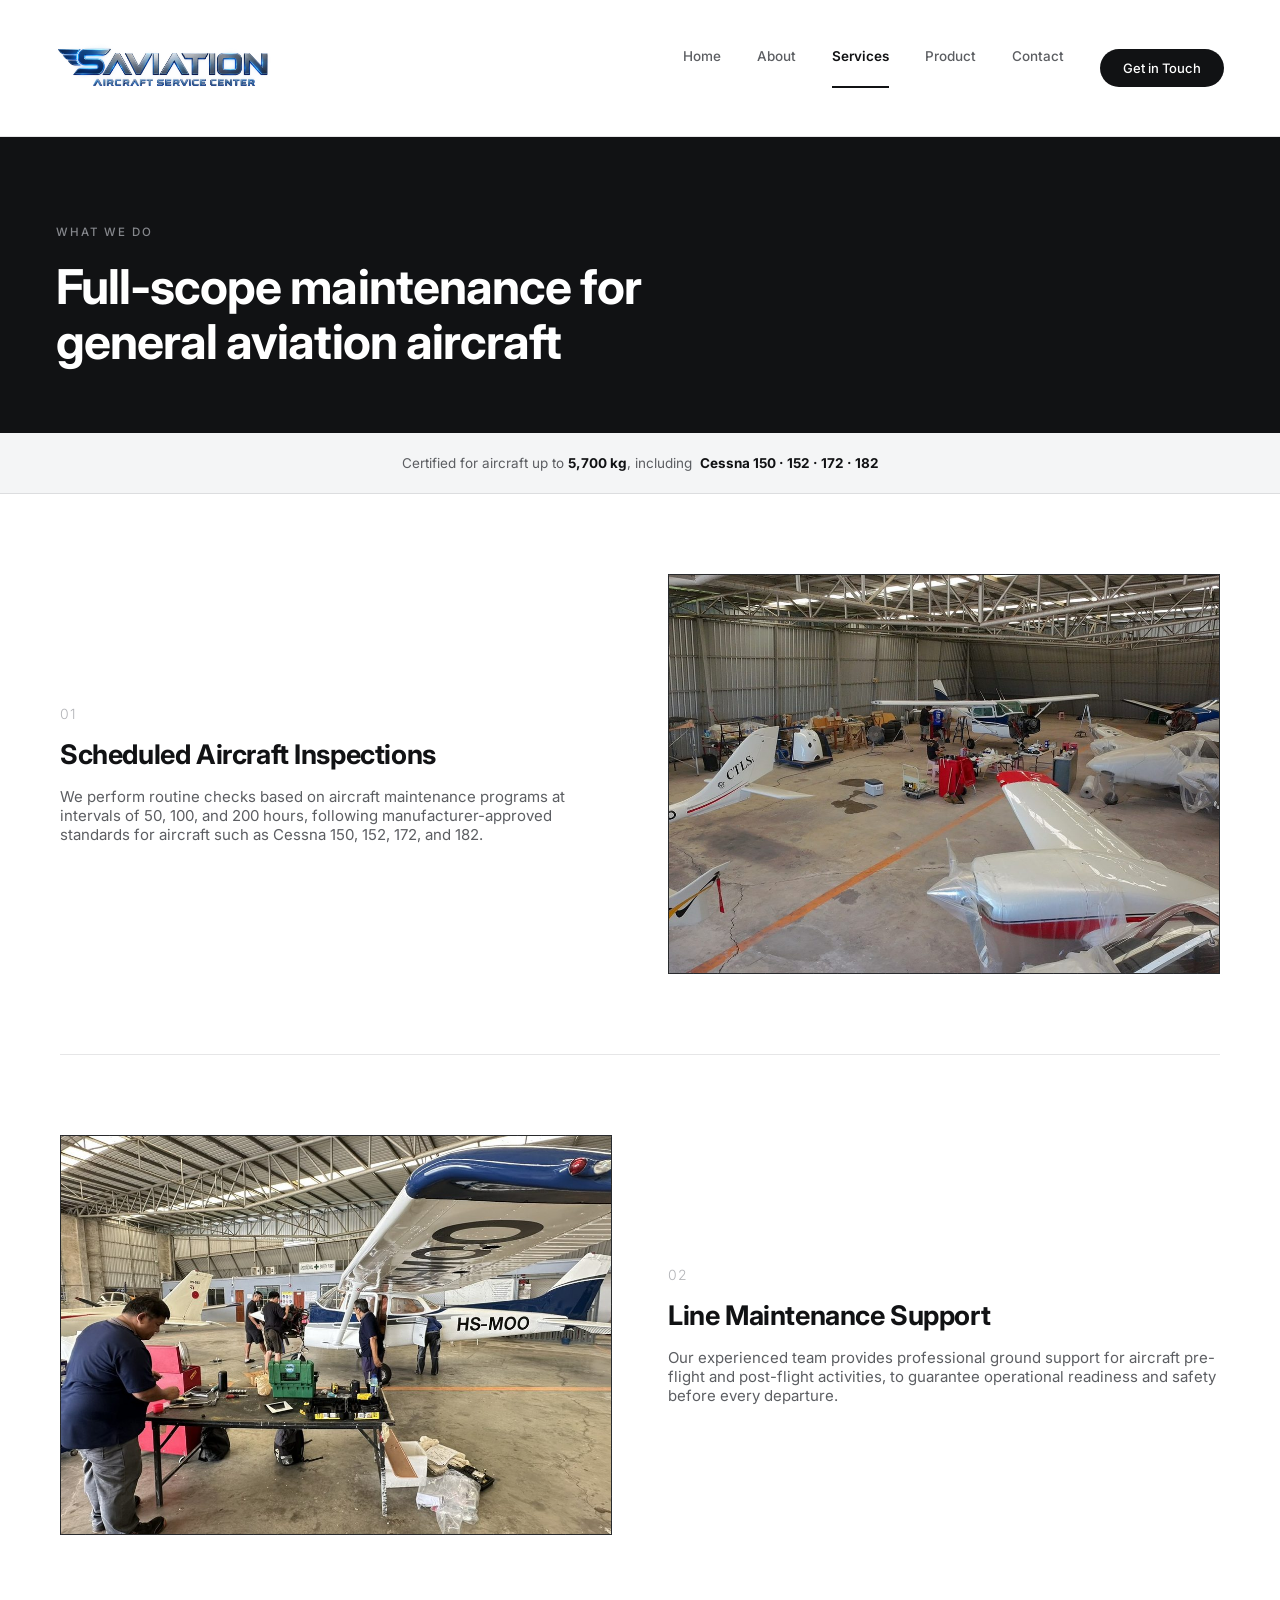
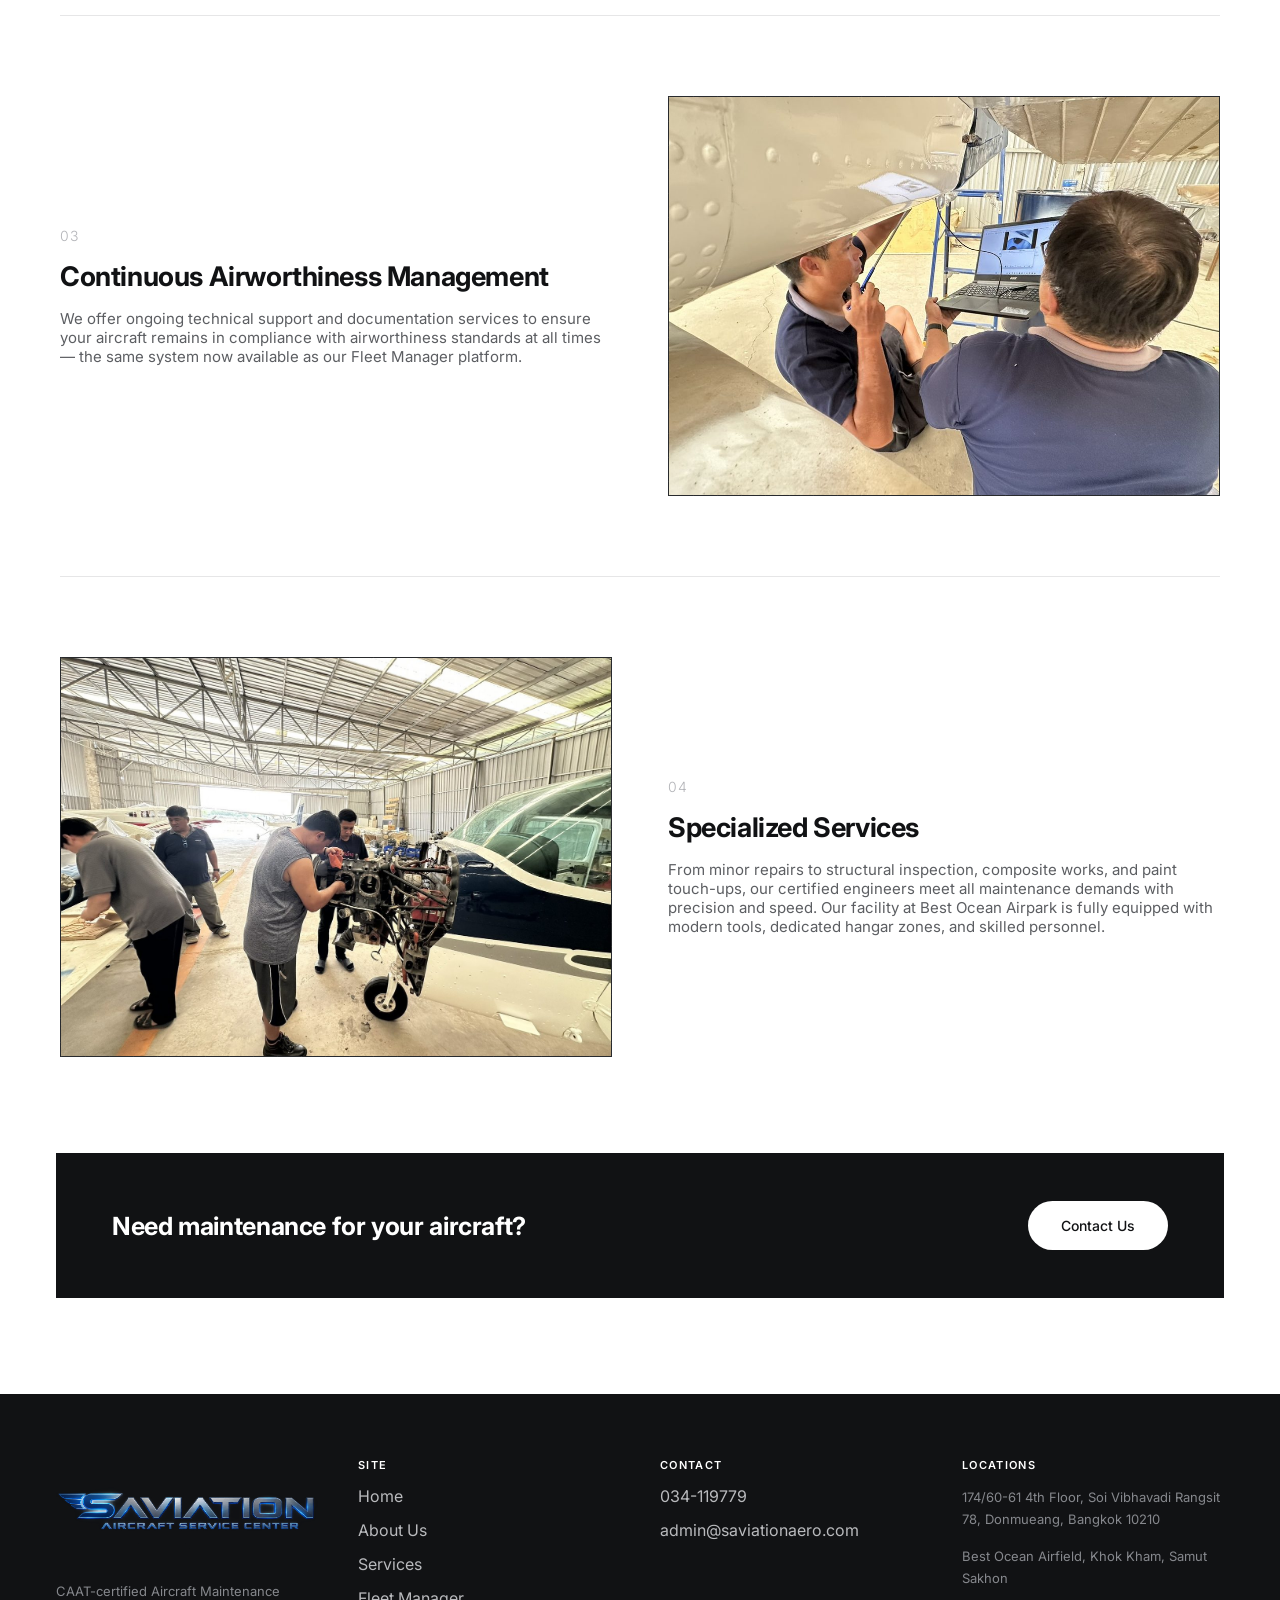
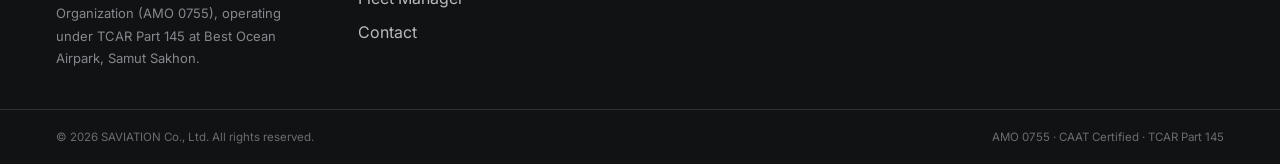
<file: services.html>
<!doctype html>
<html lang="en">
<head>
<meta charset="utf-8">
<meta name="viewport" content="width=device-width, initial-scale=1">
<title>Services — Saviation Co., Ltd.</title>
<meta name="description" content="Full-scope maintenance for general aviation aircraft up to 5,700 kg — scheduled inspections, line maintenance, continuous airworthiness management, and specialized services.">
<link rel="preconnect" href="https://fonts.googleapis.com">
<link rel="preconnect" href="https://fonts.gstatic.com" crossorigin>
<link href="https://fonts.googleapis.com/css2?family=Inter:wght@300;400;500;600;700;800&display=swap" rel="stylesheet">
<link rel="stylesheet" href="assets/css/style.css">
</head>
<body>

<header class="site-header">
  <div class="bar">
    <a href="index.html" class="brand">
      <img src="assets/img/logo.png" alt="Saviation Co., Ltd." class="brand-logo">
    </a>
    <button class="nav-toggle" aria-label="Toggle menu" aria-expanded="false"><span></span></button>
    <nav class="main-nav">
      <a href="index.html" class="nav-link">Home</a>
      <a href="about.html" class="nav-link">About</a>
      <a href="services.html" class="nav-link active">Services</a>
      <a href="product.html" class="nav-link">Product</a>
      <a href="contact.html" class="nav-link">Contact</a>
      <a href="contact.html" class="btn btn-dark">Get in Touch</a>
    </nav>
  </div>
</header>

<main>

  <section class="hero-dark">
    <div class="eyebrow">What We Do</div>
    <h1 class="h1">Full-scope maintenance for general aviation aircraft</h1>
  </section>

  <div class="aircraft-bar">
    <span>Certified for aircraft up to <strong>5,700 kg</strong>, including</span>
    <span class="models">Cessna 150 &middot; 152 &middot; 172 &middot; 182</span>
  </div>

  <section class="wrap" style="padding-top:80px;">

    <div class="service-row" style="margin-top:0; padding-top:0; border-top:none;">
      <div class="copy">
        <span class="num">01</span>
        <h2>Scheduled Aircraft Inspections</h2>
        <p>We perform routine checks based on aircraft maintenance programs at intervals of 50, 100, and 200 hours, following manufacturer-approved standards for aircraft such as Cessna 150, 152, 172, and 182.</p>
      </div>
      <div class="photo-slot"><img src="assets/img/service-scheduled-inspection.jpg" alt="Aircraft undergoing scheduled inspection in the hangar" loading="lazy"></div>
    </div>

    <div class="service-row reverse">
      <div class="copy">
        <span class="num">02</span>
        <h2>Line Maintenance Support</h2>
        <p>Our experienced team provides professional ground support for aircraft pre-flight and post-flight activities, to guarantee operational readiness and safety before every departure.</p>
      </div>
      <div class="photo-slot"><img src="assets/img/service-line-maintenance.jpg" alt="Engineer preparing tools for line maintenance" loading="lazy"></div>
    </div>

    <div class="service-row">
      <div class="copy">
        <span class="num">03</span>
        <h2>Continuous Airworthiness Management</h2>
        <p>We offer ongoing technical support and documentation services to ensure your aircraft remains in compliance with airworthiness standards at all times &mdash; the same system now available as our Fleet Manager platform.</p>
      </div>
      <div class="photo-slot"><img src="assets/img/service-airworthiness-docs.jpg" alt="Engineers reviewing inspection footage and technical records on a laptop" loading="lazy"></div>
    </div>

    <div class="service-row reverse">
      <div class="copy">
        <span class="num">04</span>
        <h2>Specialized Services</h2>
        <p>From minor repairs to structural inspection, composite works, and paint touch-ups, our certified engineers meet all maintenance demands with precision and speed. Our facility at Best Ocean Airpark is fully equipped with modern tools, dedicated hangar zones, and skilled personnel.</p>
      </div>
      <div class="photo-slot"><img src="assets/img/service-specialized-paint.jpg" alt="Engineers performing a detailed engine repair in the hangar" loading="lazy"></div>
    </div>

    <div class="services-cta">
      <h2>Need maintenance for your aircraft?</h2>
      <a href="contact.html" class="btn btn-light">Contact Us</a>
    </div>

  </section>

  <div style="height:96px;"></div>

</main>

<footer class="site-footer">
  <div class="footer-grid">
    <div class="footer-col">
      <img src="assets/img/logo.png" alt="Saviation Co., Ltd." class="footer-logo">
      <p>CAAT-certified Aircraft Maintenance Organization (AMO 0755), operating under TCAR Part 145 at Best Ocean Airpark, Samut Sakhon.</p>
    </div>
    <div class="footer-col">
      <span class="footer-col-title">SITE</span>
      <a href="index.html">Home</a>
      <a href="about.html">About Us</a>
      <a href="services.html">Services</a>
      <a href="product.html">Fleet Manager</a>
      <a href="contact.html">Contact</a>
    </div>
    <div class="footer-col">
      <span class="footer-col-title">CONTACT</span>
      <a href="tel:034119779">034-119779</a>
      <a href="mailto:admin@saviationaero.com">admin@saviationaero.com</a>
    </div>
    <div class="footer-col">
      <span class="footer-col-title">LOCATIONS</span>
      <div class="addr">174/60-61 4th Floor, Soi Vibhavadi Rangsit 78, Donmueang, Bangkok 10210</div>
      <div class="addr">Best Ocean Airfield, Khok Kham, Samut Sakhon</div>
    </div>
  </div>
  <div class="footer-bottom">
    <span>&copy; 2026 SAVIATION Co., Ltd. All rights reserved.</span>
    <span>AMO 0755 &middot; CAAT Certified &middot; TCAR Part 145</span>
  </div>
</footer>

<script src="assets/js/main.js"></script>
</body>
</html>
</file>
<file: assets/css/style.css>
/* ==========================================================================
   SAVIATION — shared stylesheet
   Design tokens carried over from the "Saviation Website Redesign" canvas.
   ========================================================================== */

:root {
  --blue-bg: #ffffff;      /* page / header background (flat white) */
  --blue-bg-alt: #f4f5f6;  /* alternating section background (flat off-white) */
  --dark: #111214;         /* primary text / dark section bg */
  --darker: #0a0b0d;       /* hero image overlay base */
  --panel: #16181b;        /* photo placeholder background */
  --gray-1: #86888d;       /* eyebrow / secondary text */
  --gray-2: #5c5e62;       /* body text on light */
  --gray-3: #b9babd;       /* body text on dark */
  --gray-4: #3a3b3f;       /* long-form text on light */
  --gray-5: #24262a;       /* intro text on light */
  --gray-6: #6b6c70;       /* footer fine print */
  --line: rgba(17, 18, 20, 0.10);
  --line-dark: rgba(255, 255, 255, 0.12);
  --white: #ffffff;
  --max: 1328px;
  --pad: clamp(20px, 5vw, 56px);
}

* { box-sizing: border-box; }
html { scroll-behavior: smooth; }
body {
  margin: 0;
  background: var(--blue-bg);
  font-family: 'Inter', -apple-system, BlinkMacSystemFont, 'Segoe UI', sans-serif;
  color: var(--dark);
}
img { max-width: 100%; display: block; }
a { text-decoration: none; color: inherit; }

.eyebrow {
  font-weight: 500;
  letter-spacing: 0.16em;
  text-transform: uppercase;
  font-size: 11.5px;
  color: var(--gray-1);
}
h1, h2, h3 { margin: 0; font-weight: 700; letter-spacing: -0.015em; }
.h1 { letter-spacing: -0.02em; }
.body-text { font-weight: 400; line-height: 1.75; }

.btn {
  display: inline-block;
  font-weight: 500;
  font-size: 14px;
  padding: 15px 32px;
  border-radius: 999px;
  border: 1px solid transparent;
  transition: opacity 0.15s ease, background-color 0.15s ease;
  cursor: pointer;
}
.btn:hover { opacity: 0.85; }
.btn-dark { color: var(--white); background: var(--dark); }
.btn-light { color: var(--dark); background: var(--white); }
.btn-outline-light { color: var(--white); background: transparent; border-color: rgba(255,255,255,0.4); }

.wrap { max-width: var(--max); margin: 0 auto; padding-left: var(--pad); padding-right: var(--pad); }

/* ---------- Header ---------- */
.site-header {
  position: sticky; top: 0; z-index: 50;
  background: var(--blue-bg);
  border-bottom: 1px solid var(--line);
}
.site-header .bar {
  max-width: var(--max);
  margin: 0 auto;
  padding: 0 var(--pad);
  height: 136px;
  display: flex;
  align-items: center;
  justify-content: space-between;
}
.brand { display: flex; align-items: center; gap: 12px; }
.brand-name { font-size: 16px; font-weight: 700; letter-spacing: 0.1em; color: var(--dark); }
.brand-sep { width: 1px; height: 14px; background: rgba(17,18,20,0.18); }
.brand-sub { font-size: 10.5px; font-weight: 500; letter-spacing: 0.14em; color: var(--gray-1); }
.brand-logo { height: 112px; width: auto; display: block; }
.footer-logo { height: 108px; width: auto; display: block; }

.main-nav { display: flex; align-items: center; gap: 36px; }
.main-nav a.nav-link {
  font-size: 13.5px; font-weight: 500; color: var(--gray-2);
  padding-bottom: 22px; border-bottom: 2px solid transparent;
}
.main-nav a.nav-link.active { font-weight: 600; color: var(--dark); border-bottom-color: var(--dark); }
.main-nav .btn { padding: 10px 22px; font-size: 13px; }

.nav-toggle {
  display: none;
  width: 40px; height: 40px;
  border: none; background: transparent;
  cursor: pointer;
  align-items: center; justify-content: center;
}
.nav-toggle span, .nav-toggle span::before, .nav-toggle span::after {
  content: ''; display: block; width: 22px; height: 2px; background: var(--dark);
  position: relative; transition: 0.2s ease;
}
.nav-toggle span::before { position: absolute; top: -7px; }
.nav-toggle span::after { position: absolute; top: 7px; }

/* ---------- Footer ---------- */
.site-footer { background: var(--dark); color: var(--gray-3); }
.site-footer a { color: #b9babd; }
.site-footer a:hover { color: var(--white); }
.footer-grid {
  max-width: var(--max); margin: 0 auto;
  padding: 64px var(--pad) 40px;
  display: grid; grid-template-columns: repeat(4, minmax(0,1fr)); gap: 40px;
}
.footer-col { display: flex; flex-direction: column; gap: 14px; }
.footer-col-title { font-size: 11px; font-weight: 600; letter-spacing: 0.12em; color: var(--white); }
.footer-col p, .footer-col div.addr { margin: 0; font-size: 13px; line-height: 1.7; color: var(--gray-1); }
.footer-bottom {
  border-top: 1px solid var(--line-dark);
  padding: 20px var(--pad);
  max-width: var(--max); margin: 0 auto;
  display: flex; justify-content: space-between; align-items: center; gap: 12px; flex-wrap: wrap;
  font-size: 11.5px; color: var(--gray-6);
}

/* ---------- Hero (image) ---------- */
.hero-photo {
  position: relative; height: 680px; background: var(--darker); overflow: hidden;
}
.hero-photo img { position: absolute; inset: 0; width: 100%; height: 100%; object-fit: cover; }
.hero-photo .scrim {
  position: absolute; inset: 0;
  background: linear-gradient(180deg, rgba(6,7,9,0.15) 0%, rgba(6,7,9,0.10) 40%, rgba(6,7,9,0.86) 100%);
}
.hero-photo .hero-content {
  position: absolute; left: var(--pad); right: var(--pad); bottom: 56px;
  display: flex; flex-direction: column; gap: 20px; max-width: 720px;
}
.hero-photo h1 { color: var(--white); font-size: clamp(32px, 5vw, 56px); line-height: 1.1; }
.hero-photo p { color: #d7d8da; font-size: 16px; max-width: 480px; margin: 0; }
.hero-photo .eyebrow { color: #d7d8da; }
.hero-actions { display: flex; gap: 14px; margin-top: 6px; flex-wrap: wrap; }

/* ---------- Hero (dark, no photo) ---------- */
.hero-dark {
  background: var(--dark);
  padding: 88px var(--pad) 64px;
  display: flex; flex-direction: column; gap: 20px;
}
.hero-dark h1 { color: var(--white); font-size: clamp(30px, 4vw, 48px); line-height: 1.15; max-width: 720px; }
.hero-dark.centered { text-align: center; align-items: center; }
.hero-dark p { color: var(--gray-3); font-size: 15px; margin: 0; }

/* ---------- Trust strip ---------- */
.trust-strip {
  display: grid; grid-template-columns: repeat(4, minmax(0,1fr));
  padding: 0 var(--pad);
  max-width: var(--max); margin: 0 auto;
}
.trust-item {
  padding: 40px 24px 40px 0; border-left: 1px solid var(--line); padding-left: 24px;
  display: flex; flex-direction: column; gap: 8px;
}
.trust-item:first-child { border-left: none; padding-left: 0; }
.trust-stat { font-weight: 300; font-size: 24px; color: var(--dark); letter-spacing: -0.01em; }
.trust-label { font-size: 12.5px; color: var(--gray-1); }

/* ---------- Sections ---------- */
.section { padding: clamp(64px, 10vw, 120px) var(--pad); }
.section-head {
  display: flex; justify-content: space-between; align-items: flex-end; gap: 24px; flex-wrap: wrap;
  margin-bottom: 48px;
}
.section-head h2 { font-size: clamp(26px, 3vw, 36px); color: var(--dark); }
.section-link { font-weight: 500; font-size: 13.5px; color: var(--dark); border-bottom: 1px solid var(--dark); padding-bottom: 3px; white-space: nowrap; }

/* ---------- Services grid (home) ---------- */
.services-grid { display: grid; grid-template-columns: repeat(4, minmax(0,1fr)); gap: 28px; }
.service-card { border-top: 1px solid rgba(17,18,20,0.14); padding-top: 22px; display: flex; flex-direction: column; gap: 14px; }
.service-card .icon { width: 32px; height: 32px; color: var(--dark); }
.service-card h3 { font-size: 16px; color: var(--dark); line-height: 1.3; }
.service-card p { font-size: 13.5px; color: var(--gray-1); margin: 0; }

/* ---------- Product teaser (home, dark) ---------- */
.product-teaser { background: var(--dark); padding: clamp(64px,10vw,120px) var(--pad); }
.product-teaser .inner { max-width: var(--max); margin: 0 auto; display: flex; align-items: center; gap: 64px; flex-wrap: wrap; }
.product-teaser .copy { flex: 1 1 360px; display: flex; flex-direction: column; gap: 20px; }
.product-teaser h2 { font-size: clamp(24px,3vw,34px); color: var(--white); line-height: 1.2; }
.product-teaser p { color: var(--gray-3); font-size: 15px; margin: 0; max-width: 460px; }
.product-tiles { flex: 1 1 320px; display: flex; flex-direction: column; }
.product-tile { border-top: 1px solid var(--line-dark); padding: 20px 0; display: flex; align-items: baseline; justify-content: space-between; gap: 12px; }
.product-tile span:first-child { font-weight: 700; font-size: 15px; color: var(--white); }
.product-tile span:last-child { font-size: 12.5px; color: var(--gray-1); }

/* ---------- CTA band ---------- */
.cta-band { padding: clamp(64px,10vw,120px) var(--pad); text-align: center; display: flex; flex-direction: column; gap: 20px; align-items: center; }
.cta-band h2 { font-size: clamp(24px,3vw,32px); color: var(--dark); max-width: 620px; }
.cta-band p { font-size: 14.5px; color: var(--gray-1); margin: 0; }

/* ---------- Photo / doc placeholders ---------- */
.photo-slot {
  position: relative; overflow: hidden; display: flex; align-items: flex-end; justify-content: flex-start; flex-shrink: 0;
  background-image: linear-gradient(rgba(255,255,255,0.05) 1px, transparent 1px), linear-gradient(90deg, rgba(255,255,255,0.05) 1px, transparent 1px);
  background-size: 24px 24px; background-color: var(--panel); border: 1px solid rgba(255,255,255,0.08);
}
.photo-slot .cap { font-size: 11px; font-weight: 500; color: var(--gray-1); padding: 14px; letter-spacing: 0.02em; }
.photo-slot img { position: absolute; inset: 0; width: 100%; height: 100%; object-fit: cover; }
.doc-slot {
  background: var(--white); border: 1px solid var(--line);
  display: flex; align-items: center; justify-content: center; flex-direction: column; gap: 10px; text-align: center; padding: 12px;
  transition: opacity 0.15s ease;
}
.doc-slot:hover { opacity: 0.8; }
.doc-slot img { flex: 1 1 auto; min-height: 0; max-width: 100%; object-fit: contain; box-shadow: 0 0 0 1px var(--line); }
.doc-slot span { font-size: 11.5px; color: #5c5e62; font-weight: 500; }

/* ---------- About page ---------- */
.intro-row { max-width: 1160px; margin: 0 auto; padding: clamp(56px,8vw,96px) var(--pad); display: flex; gap: 56px; align-items: flex-start; flex-wrap: wrap; }
.intro-row .photo-slot { width: 580px; max-width: 100%; height: 400px; }
.intro-row .copy { flex: 1 1 320px; }
.intro-row p { font-size: 18px; color: var(--gray-5); margin: 0; line-height: 1.75; }

.vision-band { background: var(--blue-bg-alt); padding: clamp(64px,10vw,112px) var(--pad); }
.vision-band .inner { max-width: 820px; margin: 0 auto; text-align: center; display: flex; flex-direction: column; gap: 20px; align-items: center; }
.vision-band .quote { font-weight: 300; font-size: clamp(22px,3vw,30px); color: var(--dark); line-height: 1.5; margin: 0; letter-spacing: -0.01em; }

.exec-message { max-width: 900px; margin: 0 auto; padding: clamp(64px,10vw,112px) var(--pad); }
.exec-message .body { border-left: 1px solid var(--dark); padding-left: 28px; display: flex; flex-direction: column; gap: 18px; }
.exec-message p { font-size: 15.5px; color: var(--gray-4); margin: 0; line-height: 1.75; }
.exec-message .sig { font-weight: 700; font-size: 14px; color: var(--dark); margin-top: 6px; }

.cert-band { background: var(--dark); padding: clamp(64px,10vw,112px) var(--pad); }
.cert-band .inner { max-width: 1160px; margin: 0 auto; display: flex; gap: 56px; align-items: center; flex-wrap: wrap; }
.cert-band .copy { flex: 1 1 320px; display: flex; flex-direction: column; gap: 16px; }
.cert-band h2 { font-size: clamp(24px,3vw,30px); color: var(--white); }
.cert-band p { font-size: 14.5px; color: var(--gray-3); margin: 0; }
.cert-docs { flex: 1 1 320px; display: grid; grid-template-columns: repeat(2, minmax(0,1fr)); gap: 16px; }
.cert-docs .doc-slot { height: 200px; }

/* ---------- Services page ---------- */
.aircraft-bar {
  background: var(--blue-bg-alt); padding: 22px var(--pad); border-bottom: 1px solid var(--line);
  display: flex; align-items: center; justify-content: center; gap: 8px; flex-wrap: wrap; text-align: center;
}
.aircraft-bar span { font-size: 13.5px; color: var(--gray-2); }
.aircraft-bar strong { color: var(--dark); }
.aircraft-bar .models { font-weight: 700; font-size: 13.5px; color: var(--dark); }

.service-row {
  max-width: 1160px; margin: 80px auto 0; padding-top: 80px;
  display: flex; gap: 56px; align-items: center; border-top: 1px solid var(--line); flex-wrap: wrap;
}
.service-row:first-of-type { margin-top: 0; }
.service-row.reverse { flex-direction: row-reverse; }
.service-row .copy { flex: 1 1 320px; display: flex; flex-direction: column; gap: 16px; }
.service-row .num { font-weight: 300; font-size: 14px; color: #b3b4b8; letter-spacing: 0.04em; }
.service-row h2 { font-size: clamp(22px,3vw,27px); color: var(--dark); }
.service-row p { font-size: 15px; color: var(--gray-2); margin: 0; }
.service-row .photo-slot { flex: 1 1 320px; width: 620px; max-width: 100%; height: 400px; }

.services-cta {
  margin: 96px var(--pad) 0; max-width: calc(var(--max)); margin-left: auto; margin-right: auto;
  background: var(--dark); padding: 48px var(--pad);
  display: flex; align-items: center; justify-content: space-between; gap: 20px; flex-wrap: wrap;
}
.services-cta h2 { font-size: clamp(20px,2.5vw,25px); color: var(--white); }

/* ---------- Product page ---------- */
.product-hero {
  position: relative; background: var(--darker); padding: clamp(56px,8vw,108px) var(--pad);
  display: flex; align-items: center; gap: 56px; overflow: hidden; flex-wrap: wrap;
}
.product-hero img { position: absolute; inset: 0; width: 100%; height: 100%; object-fit: cover; }
.product-hero .scrim { position: absolute; inset: 0; background: linear-gradient(100deg, rgba(6,7,9,0.94) 30%, rgba(6,7,9,0.55) 75%); }
.product-hero .copy { position: relative; flex: 1 1 340px; display: flex; flex-direction: column; gap: 22px; }
.product-hero h1 { color: var(--white); font-size: clamp(30px,4vw,48px); line-height: 1.12; }
.product-hero p { color: var(--gray-3); font-size: 16px; max-width: 480px; margin: 0; }
.product-panel {
  position: relative; flex: 1 1 340px; background: rgba(17,18,20,0.55); backdrop-filter: blur(2px);
  border: 1px solid var(--line-dark); border-radius: 4px; padding: 24px;
}
.stat-tiles { display: grid; grid-template-columns: repeat(3, minmax(0,1fr)); gap: 12px; }
.stat-tile { border-top: 1px solid var(--line-dark); padding-top: 12px; }
.stat-tile .value { font-weight: 300; font-size: 22px; color: var(--white); }
.stat-tile .label { font-size: 11px; color: var(--gray-1); margin-top: 4px; }
.status-rows { margin-top: 20px; display: flex; flex-direction: column; }
.status-row { border-top: 1px solid rgba(255,255,255,0.10); padding: 12px 0; display: flex; justify-content: space-between; align-items: center; gap: 12px; }
.status-row .label { font-size: 12.5px; color: #dcdde0; }
.status-row .status { font-size: 10.5px; font-weight: 600; letter-spacing: 0.04em; }
.status-rows .status-row:last-child { border-bottom: 1px solid rgba(255,255,255,0.10); }

.story { max-width: 800px; margin: 0 auto; padding: clamp(64px,10vw,128px) var(--pad); text-align: center; display: flex; flex-direction: column; gap: 20px; align-items: center; }
.story .quote { font-weight: 300; font-size: clamp(22px,3vw,28px); color: var(--dark); line-height: 1.45; margin: 0; letter-spacing: -0.01em; }
.story p.body-text { font-size: 15px; color: var(--gray-2); margin: 0; }

.product-shots { padding: 0 var(--pad) clamp(64px,10vw,112px); }
.product-shots .head { display: flex; flex-direction: column; align-items: center; gap: 12px; margin-bottom: 40px; text-align: center; }
.product-shots h2 { font-size: clamp(24px,3vw,32px); color: var(--dark); }
.carousel { position: relative; max-width: 1160px; margin: 0 auto; border-radius: 6px; overflow: hidden; border: 1px solid var(--line); background: var(--darker); }
.carousel-track { display: flex; transition: transform 0.4s ease; }
.carousel-slide { flex: 0 0 100%; min-width: 0; }
.carousel-slide img { width: 100%; height: auto; display: block; }
.carousel-btn {
  position: absolute; top: 50%; transform: translateY(-50%);
  width: 40px; height: 40px; border-radius: 50%; border: none;
  background: rgba(17,18,20,0.55); color: var(--white); font-size: 22px; line-height: 1; cursor: pointer;
  display: flex; align-items: center; justify-content: center; transition: background-color 0.15s ease;
}
.carousel-btn:hover { background: rgba(17,18,20,0.8); }
.carousel-btn.prev { left: 16px; }
.carousel-btn.next { right: 16px; }
.carousel-dots { position: absolute; bottom: 16px; left: 50%; transform: translateX(-50%); display: flex; gap: 8px; }
.carousel-dots button { width: 8px; height: 8px; padding: 0; border-radius: 50%; border: none; background: rgba(255,255,255,0.4); cursor: pointer; }
.carousel-dots button.active { background: var(--white); }
.carousel.single .carousel-btn, .carousel.single .carousel-dots { display: none; }

.features-band { background: var(--blue-bg-alt); padding: clamp(64px,10vw,112px) var(--pad); }
.features-band .head { display: flex; flex-direction: column; align-items: center; gap: 12px; margin-bottom: 56px; text-align: center; }
.features-band h2 { font-size: clamp(24px,3vw,32px); color: var(--dark); }
.features-grid {
  max-width: 1160px; margin: 0 auto;
  display: grid; grid-template-columns: repeat(3, minmax(0,1fr)); gap: 1px;
  background: var(--line); border-top: 1px solid var(--line); border-left: 1px solid var(--line);
}
.feature-card { background: var(--blue-bg-alt); padding: 28px 24px; display: flex; flex-direction: column; gap: 12px; }
.feature-card h3 { font-size: 15.5px; color: var(--dark); }
.feature-card p { font-size: 12.5px; color: var(--gray-2); margin: 0; }

/* ---------- Contact page ---------- */
.direct-contact {
  max-width: 900px; margin: 0 auto; padding: clamp(64px,10vw,96px) var(--pad);
  display: grid; grid-template-columns: repeat(2, minmax(0,1fr)); gap: 1px;
  background: var(--line); border-top: 1px solid var(--line); border-left: 1px solid var(--line);
}
.contact-tile { background: var(--white); padding: 32px; display: flex; flex-direction: column; gap: 14px; }
.contact-tile .h2 { font-size: 19px; color: var(--dark); font-weight: 700; }

.locations { background: var(--blue-bg-alt); padding: clamp(64px,10vw,96px) var(--pad) clamp(64px,8vw,120px); }
.locations .head { display: flex; flex-direction: column; align-items: center; gap: 12px; text-align: center; margin-bottom: 48px; }
.locations h2 { font-size: clamp(24px,3vw,30px); color: var(--dark); }
.location-grid { max-width: 1160px; margin: 0 auto; display: grid; grid-template-columns: repeat(2, minmax(0,1fr)); gap: 28px; }
.location-card { background: var(--white); border: 1px solid var(--line); }
.map-slot {
  background-image: linear-gradient(rgba(17,18,20,0.06) 1px, transparent 1px), linear-gradient(90deg, rgba(17,18,20,0.06) 1px, transparent 1px);
  background-size: 26px 26px; background-color: var(--blue-bg-alt); border-bottom: 1px solid var(--line);
  display: flex; align-items: center; justify-content: center; flex-direction: column; gap: 10px; height: 200px;
}
.map-slot span { font-size: 11px; color: var(--gray-1); font-weight: 500; letter-spacing: 0.02em; }
.map-slot iframe { width: 100%; height: 100%; border: 0; display: block; }
.location-card .body { padding: 24px; }
.location-card .h2 { font-size: 15px; color: var(--dark); font-weight: 700; }
.location-card p { font-size: 13.5px; color: var(--gray-2); margin: 10px 0 0; }

/* ==========================================================================
   Responsive
   ========================================================================== */
@media (max-width: 900px) {
  .main-nav { position: fixed; inset: 136px 0 auto 0; background: var(--blue-bg); flex-direction: column; align-items: stretch; gap: 0; padding: 8px var(--pad) 20px; border-bottom: 1px solid var(--line); transform: translateY(-8px); opacity: 0; pointer-events: none; transition: 0.18s ease; }
  .main-nav.open { transform: translateY(0); opacity: 1; pointer-events: auto; }
  .main-nav a.nav-link { padding: 14px 0; border-bottom: 1px solid var(--line); }
  .main-nav a.nav-link.active { border-bottom: 1px solid var(--line); }
  .main-nav .btn { margin-top: 14px; text-align: center; }
  .nav-toggle { display: flex; }

  .trust-strip, .services-grid, .cert-docs, .features-grid, .direct-contact, .location-grid { grid-template-columns: 1fr; }
  .trust-item, .footer-col { border-left: none !important; padding-left: 0 !important; }
  .footer-grid { grid-template-columns: repeat(2, minmax(0,1fr)); gap: 32px; }
  .hero-photo { height: 560px; }
  .service-row, .service-row.reverse { flex-direction: column; }
  .service-row .photo-slot { width: 100%; }
  .product-hero { flex-direction: column; }
}

@media (max-width: 560px) {
  .footer-grid { grid-template-columns: 1fr; }
  .services-cta, .cta-band, .cert-band .inner, .product-teaser .inner { text-align: left; }
  .services-cta { flex-direction: column; align-items: flex-start; }
}
</file>
